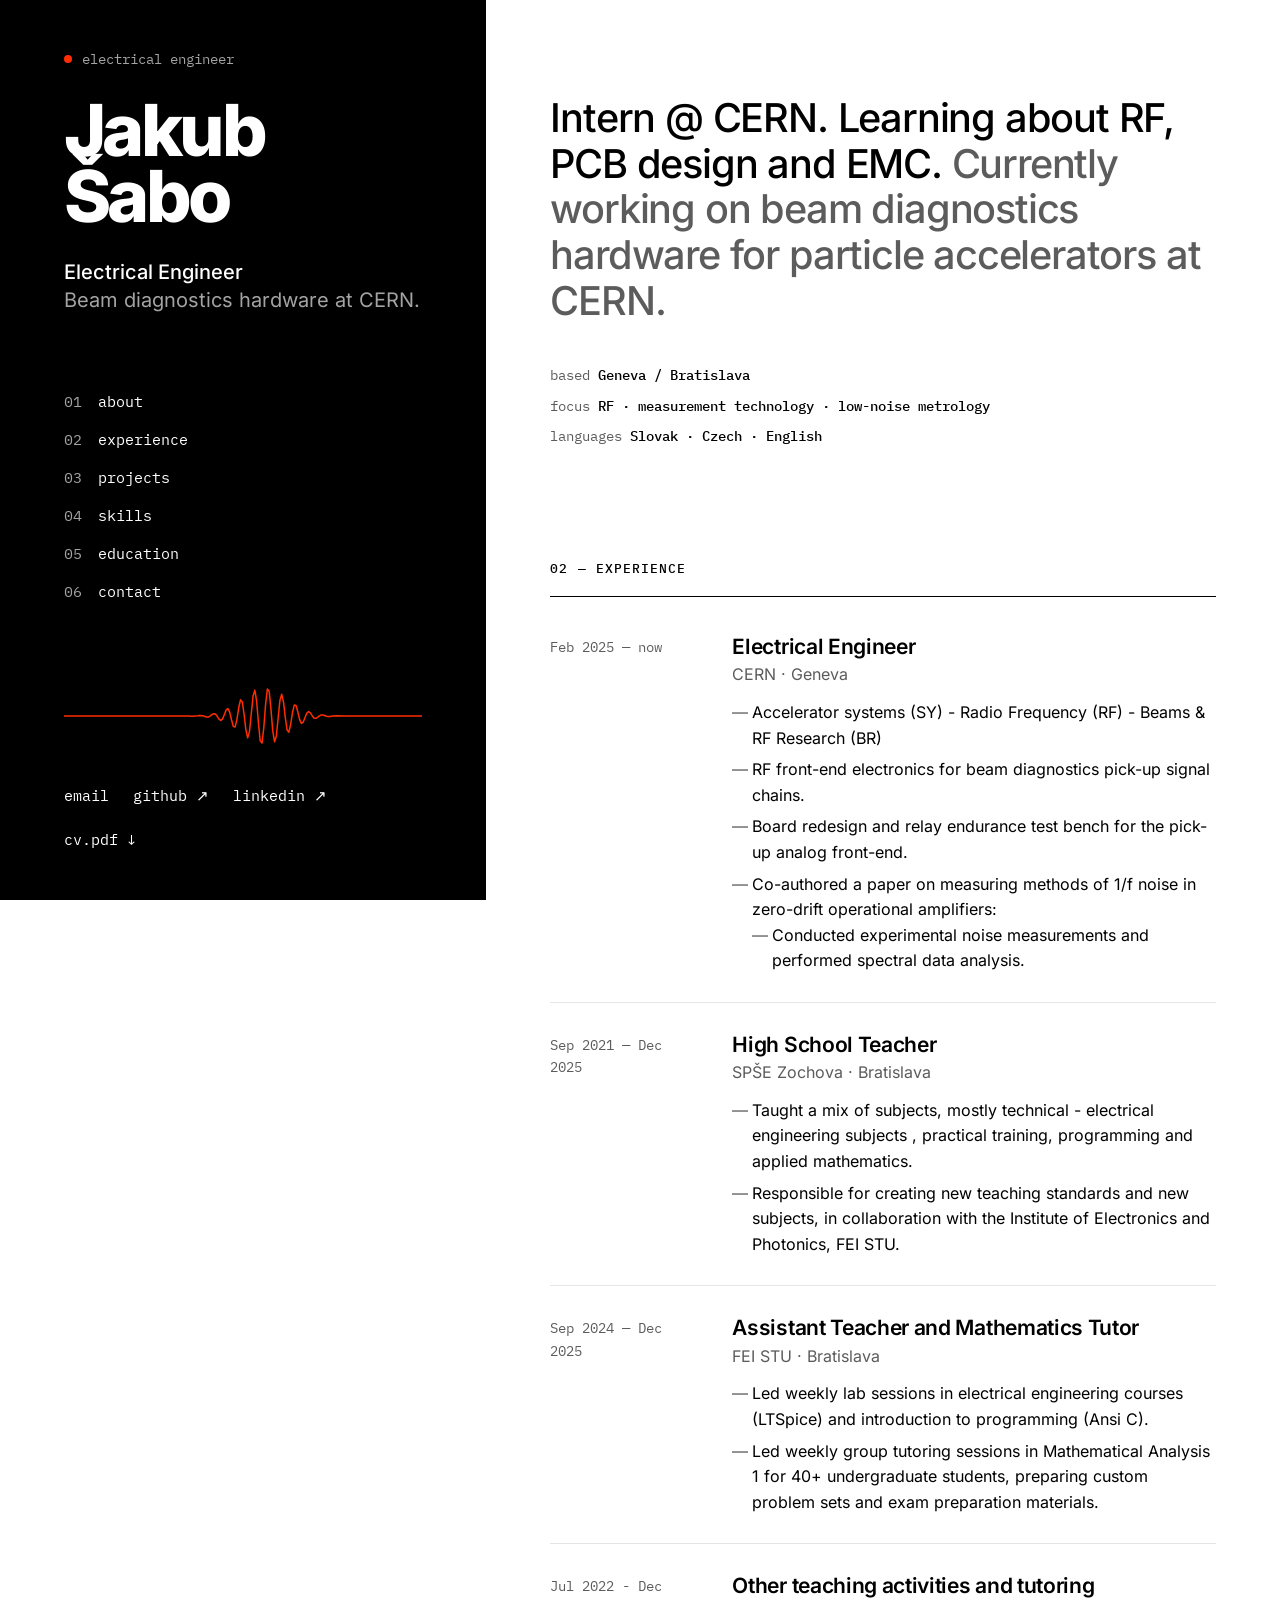
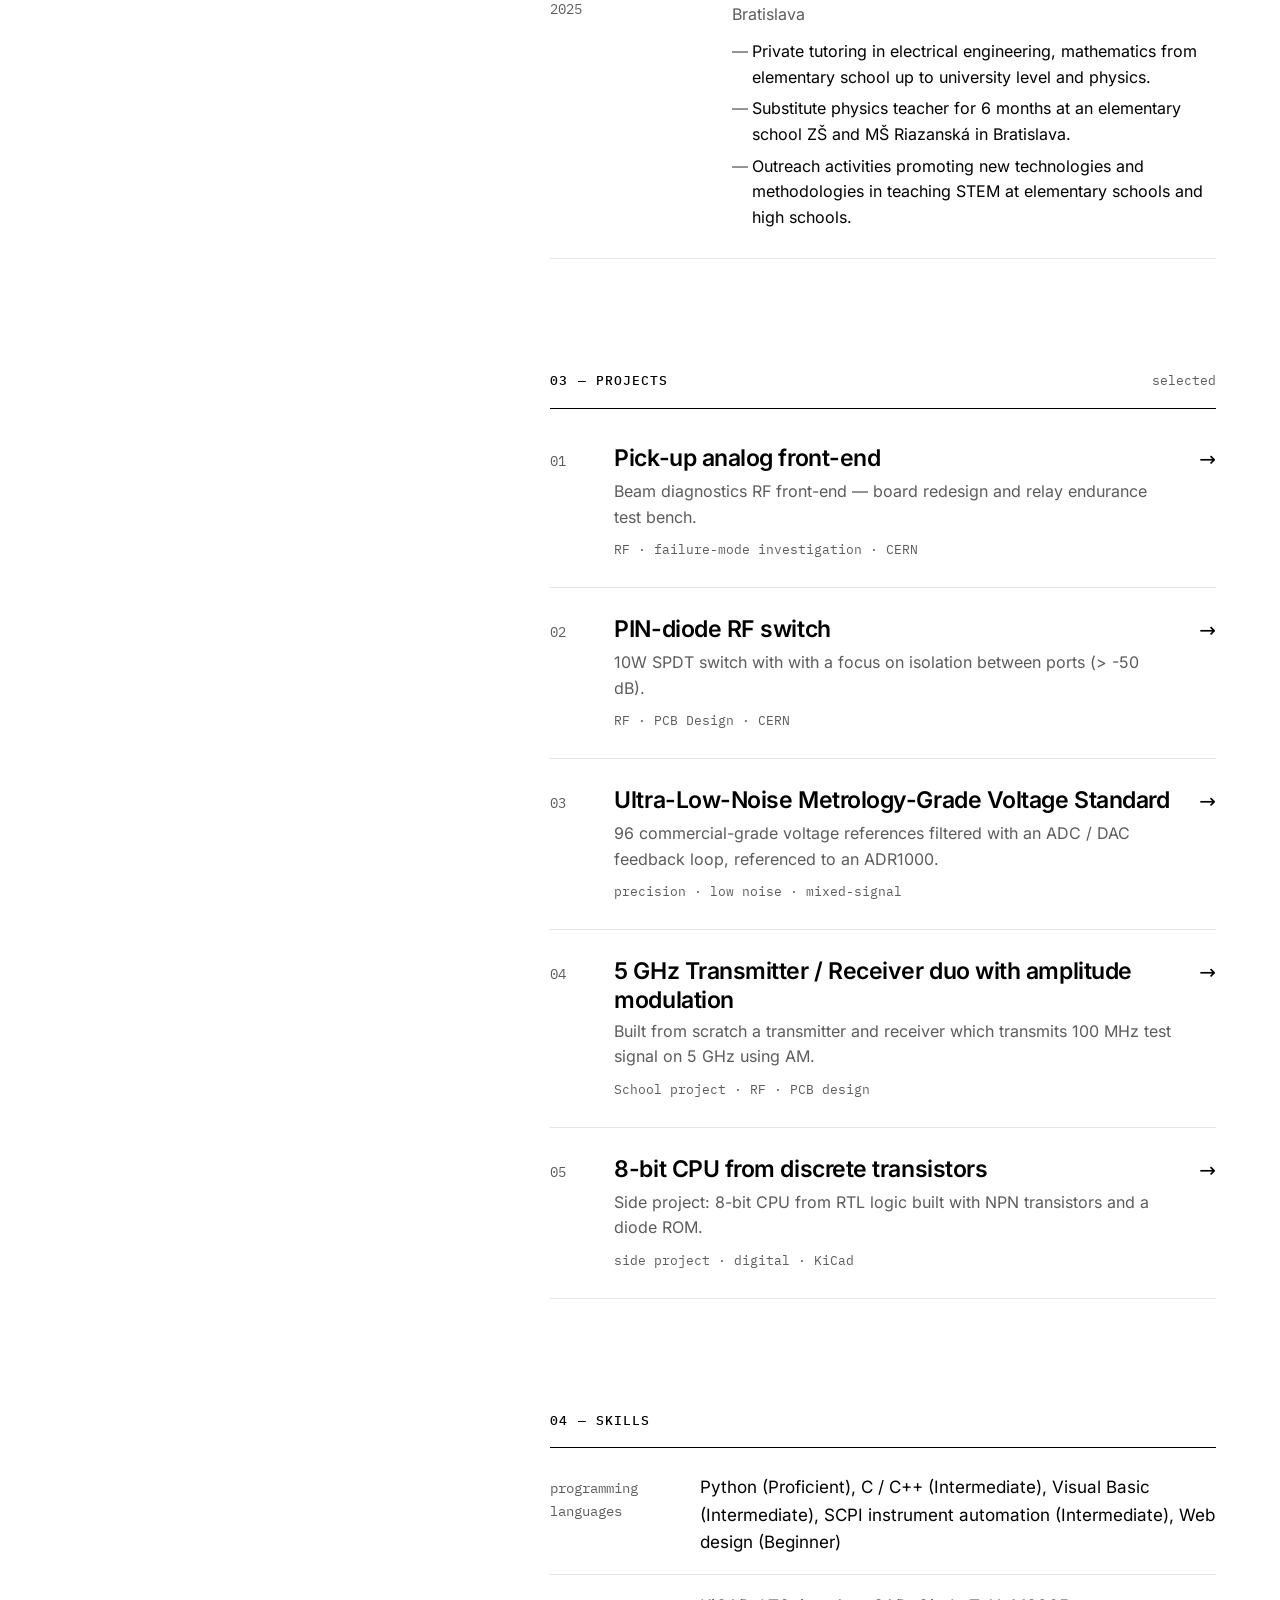
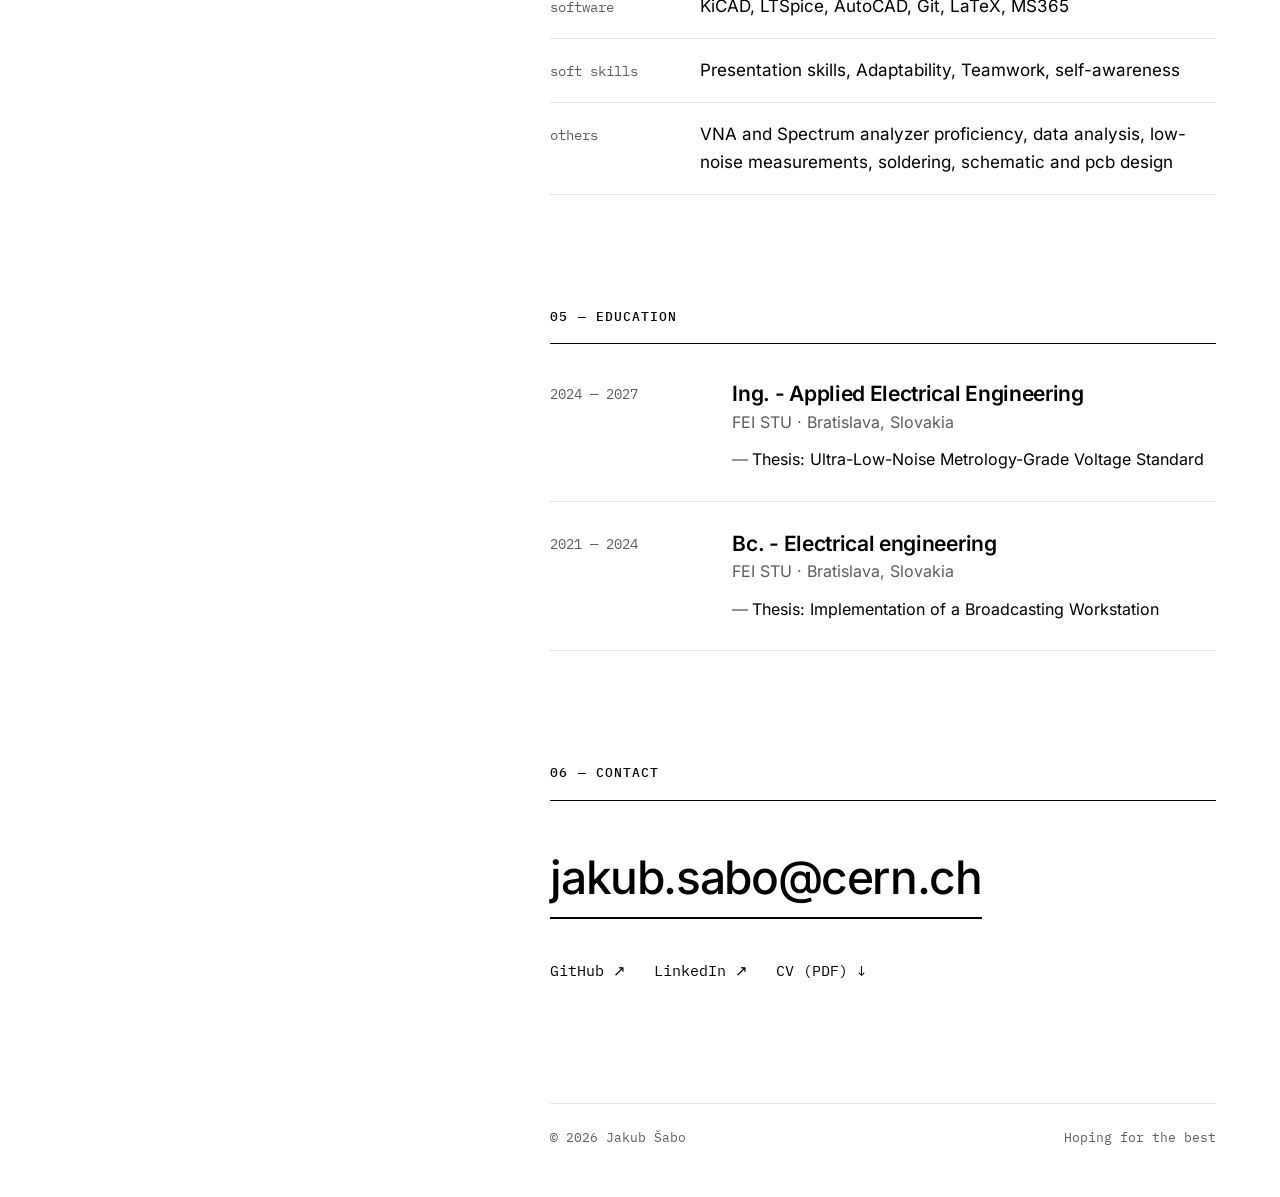
<file: index.html>
<!doctype html>
<html lang="en">
<head>
  <meta charset="utf-8">
  <meta name="viewport" content="width=device-width, initial-scale=1">
  <title>Jakub Šabo — (Potential) Electrical Engineer</title>
  <meta name="description" content="Electrical engineer designing, protecting and measuring RF signal chains. Beam diagnostics hardware at CERN.">
  <meta name="theme-color" content="#000000">
  <meta property="og:type" content="website">
  <meta property="og:title" content="Jakub Šabo — (Potential) Electrical Engineer">
  <meta property="og:description" content="Electrical engineer designing, protecting and measuring RF signal chains.">
  <link rel="icon" href="assets/img/favicon.svg" type="image/svg+xml">
  <link rel="preload" href="assets/fonts/inter-latin-wght-normal.woff2" as="font" type="font/woff2" crossorigin>
  <link rel="stylesheet" href="assets/css/style.css">
</head>
<body>
<a class="skip-link" href="#main">Skip to content</a>

<div class="layout">

  <!-- ===== Left panel (sticky on desktop, header on mobile) ===== -->
  <header class="panel">
    <div>
      <p class="panel__kicker"><span class="dot" aria-hidden="true"></span>electrical engineer</p>
      <h1 class="panel__name">Jakub Šabo</h1>
      <p class="panel__role">Electrical Engineer<br><span>Beam diagnostics hardware at CERN.</span></p>
    </div>

    <nav class="panel__nav" aria-label="Sections">
      <a href="#about"><span>01</span>about</a>
      <a href="#experience"><span>02</span>experience</a>
      <a href="#projects"><span>03</span>projects</a>
      <a href="#skills"><span>04</span>skills</a>
      <a href="#education"><span>05</span>education</a>
      <a href="#contact"><span>06</span>contact</a>
    </nav>

    <div>
      <svg class="pulse" viewBox="0 0 1000 120" preserveAspectRatio="none" aria-hidden="true" focusable="false">
        <path pathLength="1" d="M0 60 L335 60 L347.5 59.9 L357.5 60.3 L367.5 60.2 L377.5 59.3 L387.5 59.7 L397.5 61.8 L402.5 61.8 L407.5 60.2 L412.5 57.8 L417.5 56.1 L422.5 56.8 L427.5 60.5 L432.5 65.1 L437.5 67.4 L442.5 64.8 L447.5 57.5 L452.5 49.9 L457.5 47.6 L462.5 54 L467.5 66.7 L472.5 77.6 L477.5 78.2 L482.5 65.6 L487.5 46.3 L492.5 33 L497.5 36.6 L502.5 57.4 L507.5 83.1 L512.5 96.3 L517.5 86 L522.5 56.7 L527.5 26.8 L532.5 16.9 L537.5 35.3 L542.5 71.3 L547.5 101.4 L552.5 105.1 L557.5 79.3 L562.5 40.7 L567.5 14.9 L572.5 18.6 L577.5 48.7 L582.5 84.7 L587.5 103.1 L592.5 93.2 L597.5 63.3 L602.5 34 L607.5 23.7 L612.5 36.9 L617.5 62.6 L622.5 83.4 L627.5 87 L632.5 73.7 L637.5 54.4 L642.5 41.8 L647.5 42.4 L652.5 53.3 L657.5 66 L662.5 72.4 L667.5 70.1 L672.5 62.5 L677.5 55.2 L682.5 52.6 L687.5 54.9 L692.5 59.5 L697.5 63.2 L702.5 63.9 L707.5 62.2 L712.5 59.8 L717.5 58.2 L722.5 58.2 L727.5 59.2 L732.5 60.3 L737.5 60.9 L742.5 60.7 L750 60 L760 59.7 L780 60.1 L1000 60"/>
      </svg>
      <div class="panel__links" style="margin-top: 24px">
        <a href="mailto:jakub.sabo@cern.ch" data-print="jakub.sabo@cern.ch">email</a>
        <a href="https://github.com/salamista" data-print="github.com/salamista">github ↗</a>
        <a href="https://www.linkedin.com/in/jsabo02" data-print="linkedin.com/in/jsabo02">linkedin ↗</a>
        <a href="cv.pdf" class="no-print">cv.pdf ↓</a>
      </div>
    </div>
  </header>

  <!-- ===== Content ===== -->
  <main id="main" class="content">

    <!-- 01 About -->
    <section id="about" aria-label="About">
      <p class="statement">Intern @ CERN. Learning about RF, PCB design and EMC. <span class="muted">Currently working on beam diagnostics hardware for particle accelerators at CERN.</span></p>
      <p class="facts">
        <span>based <b>Geneva / Bratislava</b></span>
        <span>focus <b>RF · measurement technology · low-noise metrology</b></span>
        <span>languages <b>Slovak · Czech · English</b></span>
      </p>
    </section>

    <!-- 02 Experience — newest first. Copy an <article class="entry"> to add one. -->
    <section id="experience" aria-labelledby="experience-h">
        <h2 class="label" id="experience-h">02 — Experience</h2>

        <article class="entry">
            <p class="entry__when">Feb 2025 — now</p>
            <div>
                <h3 class="entry__title">Electrical Engineer</h3>
                <p class="entry__org">CERN · Geneva</p>
                <ul class="entry__body">
                    <li>Accelerator systems (SY) - Radio Frequency (RF) - Beams &amp; RF Research (BR)</li>
                    <li>RF front-end electronics for beam diagnostics pick-up signal chains.</li>
                    <li>Board redesign and relay endurance test bench for the pick-up analog front-end.</li>
                    <li>
                        Co-authored a paper on <a href="https://doi.org/10.2478/msr-2026-0017" target="_blank" rel="noopener noreferrer">measuring methods of 1/f noise in zero-drift operational amplifiers</a>:
                        <ul>
                            <li>Conducted experimental noise measurements and performed spectral data analysis.</li>
                        </ul>
                    </li>
                </ul>
            </div>
        </article>

        <article class="entry">
            <p class="entry__when">Sep 2021 — Dec 2025</p>
            <div>
                <h3 class="entry__title">High School Teacher</h3>
                <p class="entry__org">SPŠE Zochova · Bratislava</p>
                <ul class="entry__body">
                    <li>Taught a mix of subjects, mostly technical - electrical engineering subjects , practical training, programming and applied mathematics. </li>
                    <li>Responsible for creating new teaching standards and new subjects, in collaboration with the Institute of Electronics and Photonics, FEI STU. </li>
                </ul>
            </div>
        </article>

        <article class="entry">
            <p class="entry__when">Sep 2024 — Dec 2025</p>
            <div>
                <h3 class="entry__title">Assistant Teacher and Mathematics Tutor</h3>
                <p class="entry__org">FEI STU · Bratislava</p>
                <ul class="entry__body">
                    <li>Led weekly lab sessions in electrical engineering courses (LTSpice) and introduction to programming (Ansi C).</li>
                    <li>Led weekly group tutoring sessions in Mathematical Analysis 1 for 40+ undergraduate students, preparing custom problem sets and exam preparation materials.</li>
                </ul>
            </div>
        </article>

        <article class="entry">
            <p class="entry__when">Jul 2022 - Dec 2025</p>
            <div>
                <h3 class="entry__title">Other teaching activities and tutoring</h3>
                <p class="entry__org">Bratislava</p>
                <ul class="entry__body">
                    <li>Private tutoring in electrical engineering, mathematics from elementary school up to university level and physics.</li>
                    <li>Substitute physics teacher for 6 months at an elementary school ZŠ and MŠ Riazanská in Bratislava.</li>
                    <li>Outreach activities promoting new technologies and methodologies in teaching STEM at elementary schools and high schools.</li>
                </ul>
            </div>
        </article>


    </section>

    <!-- 03 Projects — each links to its own page in /projects -->
    <section id="projects" aria-labelledby="projects-h">
        <h2 class="label" id="projects-h">03 — Projects <small>selected</small></h2>

        <a class="project" href="projects/puafe-front-end.html">
            <span class="project__num">01</span>
            <span class="project__title">Pick-up analog front-end</span>
            <span class="project__arrow" aria-hidden="true">→</span>
            <span class="project__desc">Beam diagnostics RF front-end — board redesign and relay endurance test bench.</span>
            <span class="project__tags">RF · failure-mode investigation · CERN</span>
        </a>
        <a class="project" href="projects/pin-diode-switch.html">
            <span class="project__num">02</span>
            <span class="project__title">PIN-diode RF switch</span>
            <span class="project__arrow" aria-hidden="true">→</span>
            <span class="project__desc">10W SPDT switch with with a focus on isolation between ports (> -50 dB).</span>
            <span class="project__tags">RF · PCB Design · CERN</span>
        </a>
        <a class="project" href="projects/low-noise-reference.html">
            <span class="project__num">03</span>
            <span class="project__title">Ultra-Low-Noise Metrology-Grade Voltage Standard</span>
            <span class="project__arrow" aria-hidden="true">→</span>
            <span class="project__desc">96 commercial-grade voltage references filtered with an ADC / DAC feedback loop, referenced to an ADR1000.</span>
            <span class="project__tags">precision · low noise · mixed-signal</span>
        </a>
        <a class="project" href="projects/transmitter-receiver.html">
            <span class="project__num">04</span>
            <span class="project__title">5 GHz Transmitter / Receiver duo with amplitude modulation</span>
            <span class="project__arrow" aria-hidden="true">→</span>
            <span class="project__desc">Built from scratch a transmitter and receiver which transmits 100 MHz test signal on 5 GHz using AM.</span>
            <span class="project__tags">School project · RF · PCB design</span>
        </a>
        <a class="project" href="projects/tr8-cpu.html">
            <span class="project__num">05</span>
            <span class="project__title">8-bit CPU from discrete transistors</span>
            <span class="project__arrow" aria-hidden="true">→</span>
            <span class="project__desc">Side project: 8-bit CPU from RTL logic built with NPN transistors and a diode ROM.</span>
            <span class="project__tags">side project · digital · KiCad</span>
        </a>
    </section>

    <!-- 04 Skills -->
    <section id="skills" aria-labelledby="skills-h">
      <h2 class="label" id="skills-h">04 — Skills</h2>
      <dl class="skills">
        <dt>programming languages</dt>
        <dd>Python (Proficient), C / C++ (Intermediate), Visual Basic (Intermediate), SCPI instrument automation (Intermediate), Web design (Beginner)</dd>
        <dt>software</dt>
        <dd>KiCAD, LTSpice, AutoCAD, Git, LaTeX, MS365 </dd>
        <dt>soft skills</dt>
        <dd>Presentation skills, Adaptability, Teamwork, self-awareness</dd>
        <dt>others</dt>
        <dd>VNA and Spectrum analyzer proficiency, data analysis, low-noise measurements, soldering, schematic and pcb design</dd>

      </dl>
    </section>

    <!-- 05 Education -->
    <section id="education" aria-labelledby="education-h">
        <h2 class="label" id="education-h">05 — Education</h2>
        <article class="entry">
            <p class="entry__when">2024 — 2027</p>
            <div>
                <h3 class="entry__title">Ing. - Applied Electrical Engineering</h3>
                <p class="entry__org">FEI STU · Bratislava, Slovakia</p>
                <ul class="entry__body">
                    <li>Thesis: Ultra-Low-Noise Metrology-Grade Voltage Standard</li>
                </ul>
            </div>
        </article>

        <article class="entry">
            <p class="entry__when">2021 — 2024</p>
            <div>
                <h3 class="entry__title">Bc. - Electrical engineering</h3>
                <p class="entry__org">FEI STU · Bratislava, Slovakia</p>
                <ul class="entry__body">
                    <li>Thesis: Implementation of a Broadcasting Workstation</li>
                </ul>
            </div>
        </article>
    </section>

    <!-- 06 Contact -->
    <section id="contact" aria-labelledby="contact-h">
      <h2 class="label" id="contact-h">06 — Contact</h2>
      <a class="contact__mail" href="mailto:jakub.sabo@cern.ch">jakub.sabo@cern.ch</a>
      <p class="contact__links">
        <a href="https://github.com/Salamista">GitHub ↗</a>
        <a href="https://www.linkedin.com/in/jsabo02">LinkedIn ↗</a>
        <a href="cv.pdf" class="no-print">CV (PDF) ↓</a>
      </p>
    </section>

    <footer class="footer">
      <span>© 2026 Jakub Šabo</span>
      <span class="no-print">Hoping for the best</span>
    </footer>
  </main>
</div>
</body>
</html>
</file>
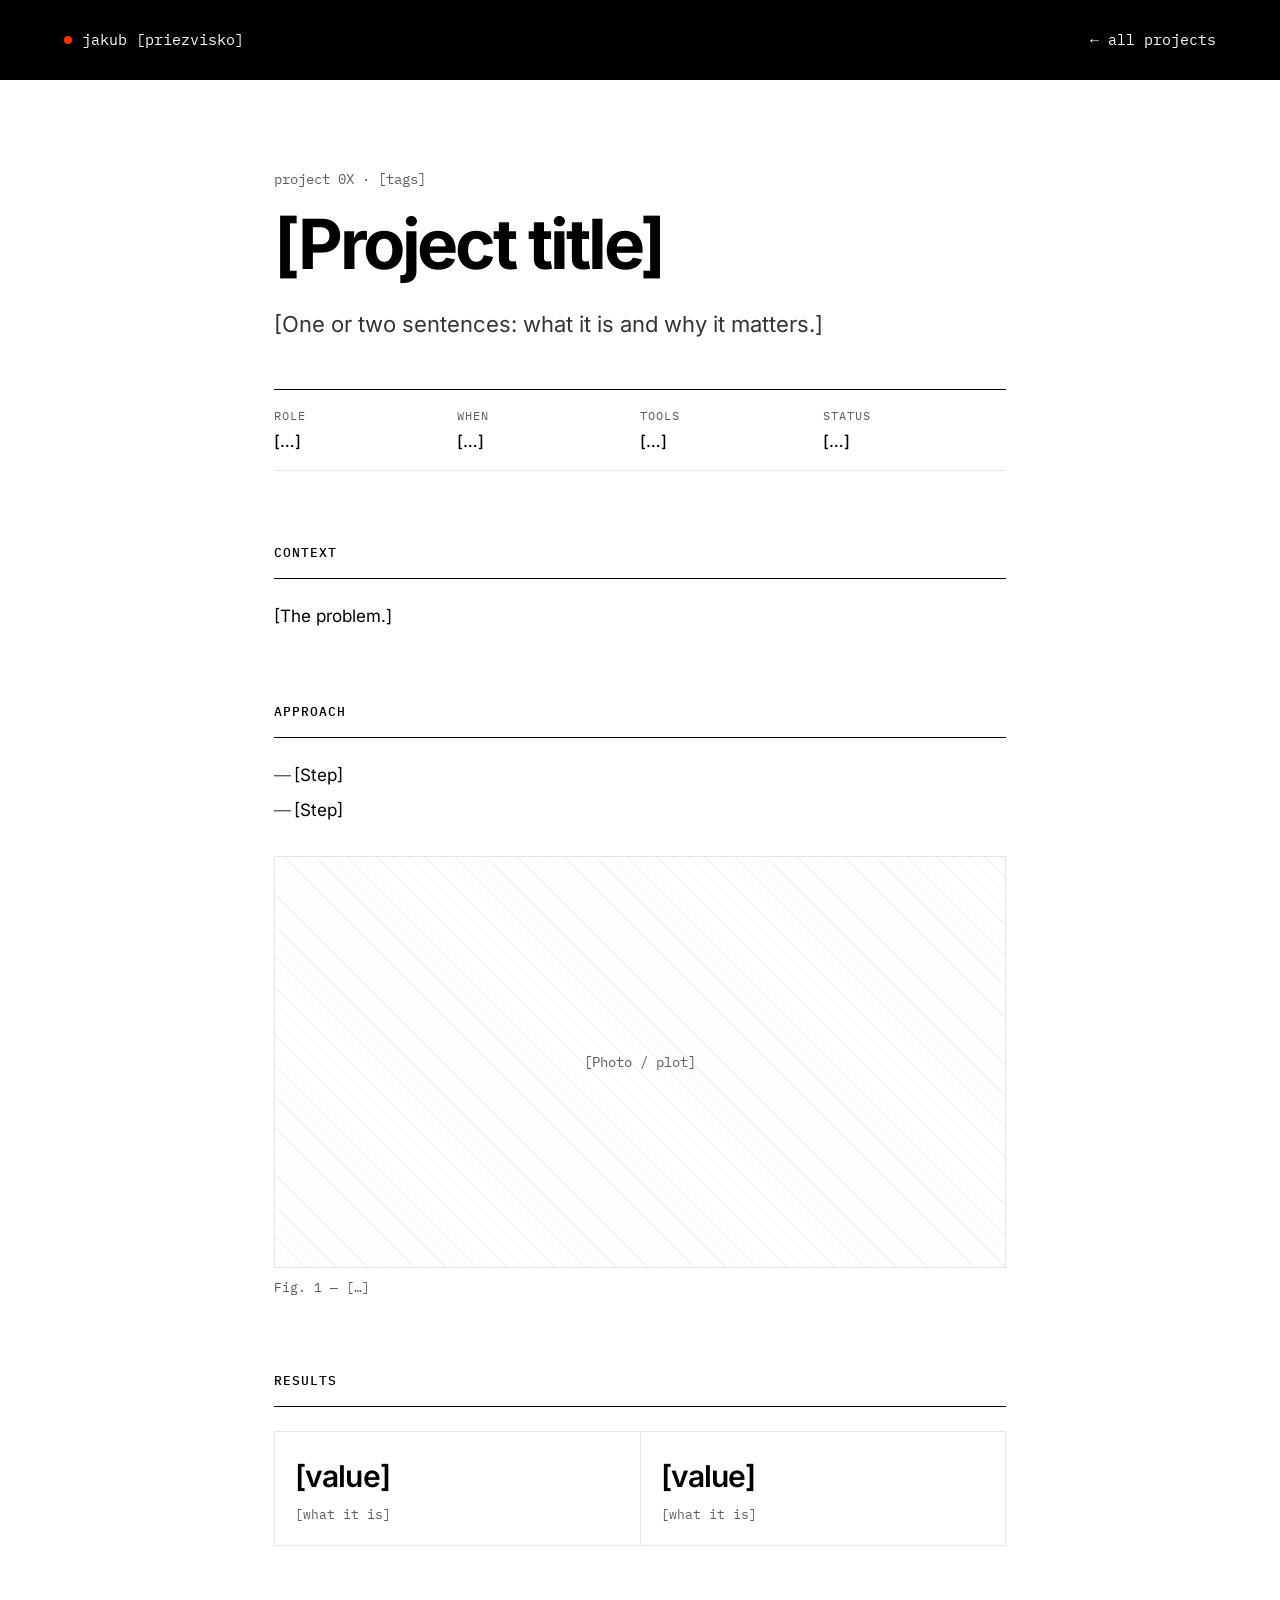
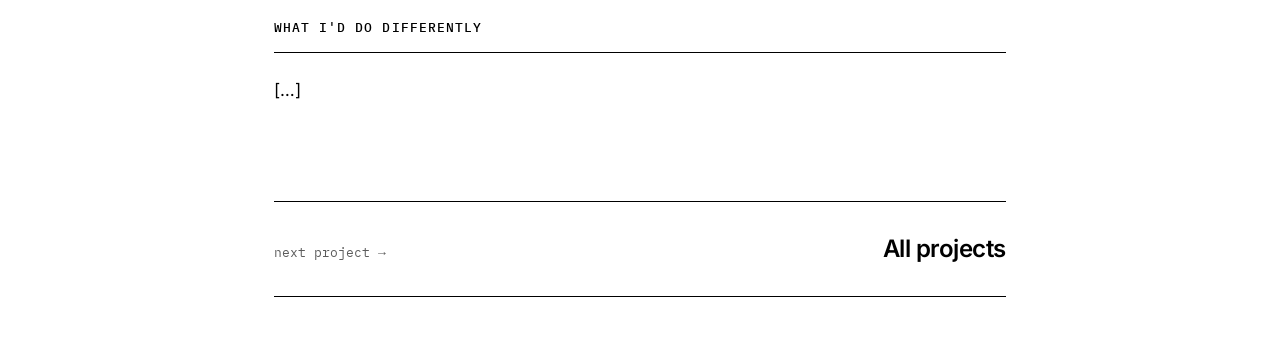
<file: projects/_template.html>
<!doctype html>
<html lang="en">
<head>
  <meta charset="utf-8">
  <meta name="viewport" content="width=device-width, initial-scale=1">
  <title>[Project title] — Jakub [Priezvisko]</title>
  <meta name="description" content="[One-sentence summary for search engines and link previews.]">
  <meta name="theme-color" content="#000000">
  <link rel="icon" href="../assets/img/favicon.svg" type="image/svg+xml">
  <link rel="stylesheet" href="../assets/css/style.css">
</head>
<body>
<a class="skip-link" href="#main">Skip to content</a>
<header class="topbar">
  <a class="topbar__home" href="../index.html"><span class="dot" aria-hidden="true"></span>jakub [priezvisko]</a>
  <a href="../index.html#projects">← all projects</a>
</header>

<main id="main" class="article">
  <!-- HOW TO ADD A PROJECT: copy this file, rename it (e.g. my-project.html),
       fill it in, then add a matching <a class="project"> row in ../index.html. -->
  <p class="article__kicker">project 0X · [tags]</p>
  <h1>[Project title]</h1>
  <p class="article__lead">[One or two sentences: what it is and why it matters.]</p>
  <dl class="meta">
    <div><dt>Role</dt><dd>[…]</dd></div>
    <div><dt>When</dt><dd>[…]</dd></div>
    <div><dt>Tools</dt><dd>[…]</dd></div>
    <div><dt>Status</dt><dd>[…]</dd></div>
  </dl>

  <section>
    <h2>Context</h2>
    <p>[The problem.]</p>
  </section>

  <section>
    <h2>Approach</h2>
    <ul class="bullets">
      <li>[Step]</li>
      <li>[Step]</li>
    </ul>
    <figure class="figure">
      <!-- Replace with: <img src="../assets/img/....webp" alt="..." width="1600" height="900" loading="lazy"> -->
      <div class="placeholder">[Photo / plot]</div>
      <figcaption>Fig. 1 — […]</figcaption>
    </figure>
  </section>

  <section>
    <h2>Results</h2>
    <div class="results">
      <div><b>[value]</b><span>[what it is]</span></div>
      <div><b>[value]</b><span>[what it is]</span></div>
    </div>
  </section>

  <section>
    <h2>What I'd do differently</h2>
    <p>[…]</p>
  </section>

  <a class="next" href="../index.html#projects">
    <span>next project →</span>
    <b>All projects</b>
  </a>
</main>
</body>
</html>
</file>
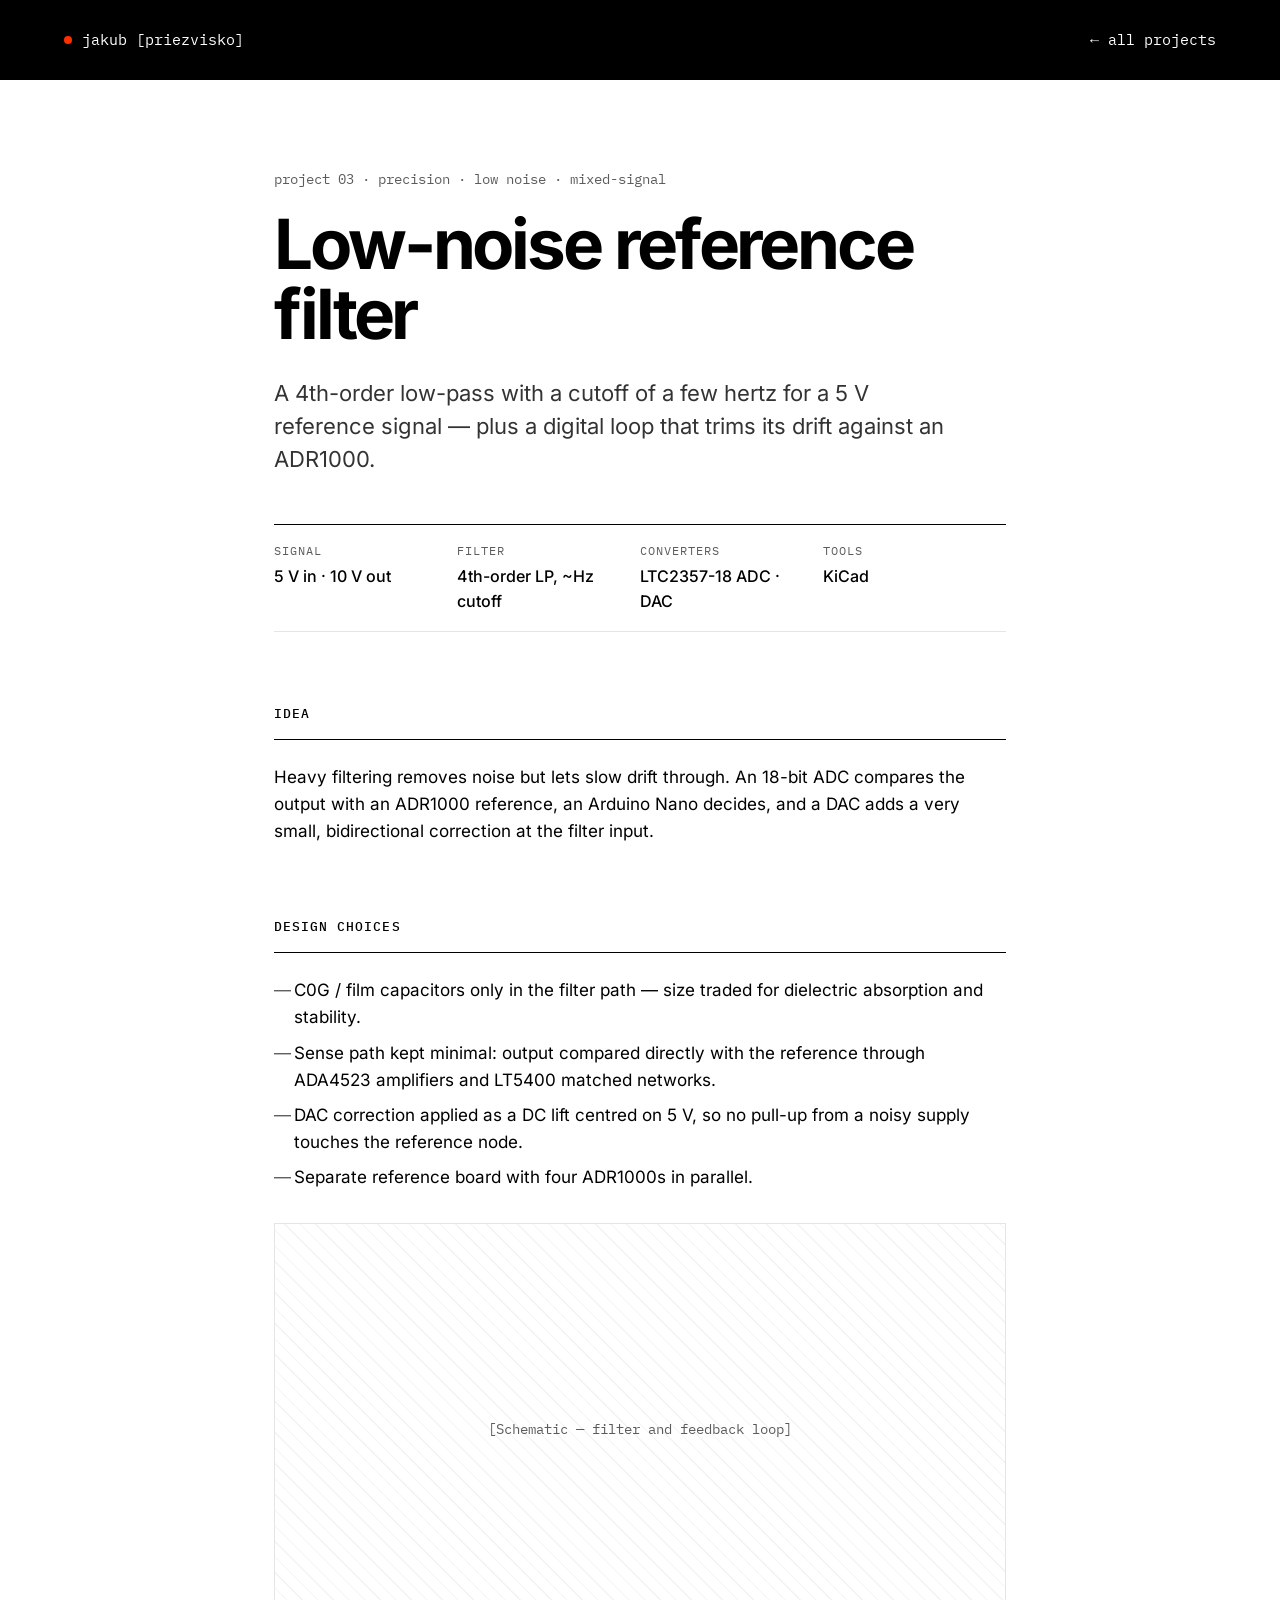
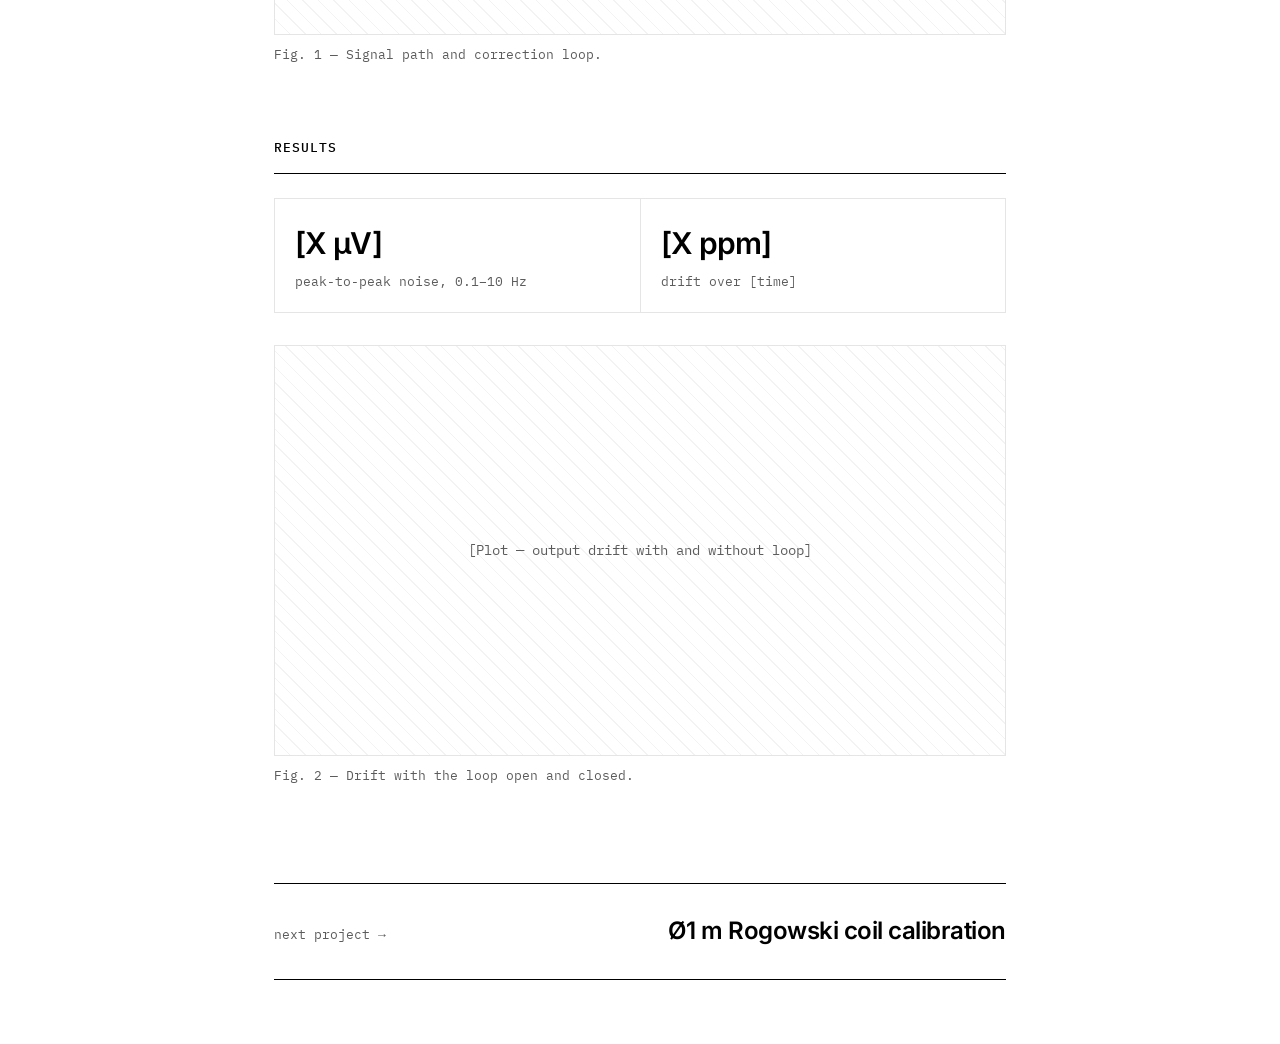
<file: projects/low-noise-reference.html>
<!doctype html>
<html lang="en">
<head>
  <meta charset="utf-8">
  <meta name="viewport" content="width=device-width, initial-scale=1">
  <title>Low-noise reference filter — Jakub [Priezvisko]</title>
  <meta name="description" content="Hertz-range 4th-order low-pass for a 5 V reference, with an ADC/DAC loop trimming drift against an ADR1000.">
  <meta name="theme-color" content="#000000">
  <link rel="icon" href="../assets/img/favicon.svg" type="image/svg+xml">
  <link rel="stylesheet" href="../assets/css/style.css">
</head>
<body>
<a class="skip-link" href="#main">Skip to content</a>
<header class="topbar">
  <a class="topbar__home" href="../index.html"><span class="dot" aria-hidden="true"></span>jakub [priezvisko]</a>
  <a href="../index.html#projects">← all projects</a>
</header>

<main id="main" class="article">
  <p class="article__kicker">project 03 · precision · low noise · mixed-signal</p>
  <h1>Low-noise reference filter</h1>
  <p class="article__lead">A 4th-order low-pass with a cutoff of a few hertz for a 5 V reference signal — plus a digital loop that trims its drift against an ADR1000.</p>
  <dl class="meta">
    <div><dt>Signal</dt><dd>5 V in · 10 V out</dd></div>
    <div><dt>Filter</dt><dd>4th-order LP, ~Hz cutoff</dd></div>
    <div><dt>Converters</dt><dd>LTC2357-18 ADC · DAC</dd></div>
    <div><dt>Tools</dt><dd>KiCad</dd></div>
  </dl>

  <section>
    <h2>Idea</h2>
    <p>Heavy filtering removes noise but lets slow drift through. An 18-bit ADC compares the output with an ADR1000 reference, an Arduino Nano decides, and a DAC adds a very small, bidirectional correction at the filter input.</p>
  </section>

  <section>
    <h2>Design choices</h2>
    <ul class="bullets">
      <li>C0G / film capacitors only in the filter path — size traded for dielectric absorption and stability.</li>
      <li>Sense path kept minimal: output compared directly with the reference through ADA4523 amplifiers and LT5400 matched networks.</li>
      <li>DAC correction applied as a DC lift centred on 5 V, so no pull-up from a noisy supply touches the reference node.</li>
      <li>Separate reference board with four ADR1000s in parallel.</li>
    </ul>
    <figure class="figure">
      <!-- Replace with: <img src="../assets/img/....webp" alt="..." width="1600" height="900" loading="lazy"> -->
      <div class="placeholder">[Schematic — filter and feedback loop]</div>
      <figcaption>Fig. 1 — Signal path and correction loop.</figcaption>
    </figure>
  </section>

  <section>
    <h2>Results</h2>
    <div class="results">
      <div><b>[X µV]</b><span>peak-to-peak noise, 0.1–10 Hz</span></div>
      <div><b>[X ppm]</b><span>drift over [time]</span></div>
    </div>
    <figure class="figure">
      <!-- Replace with: <img src="../assets/img/....webp" alt="..." width="1600" height="900" loading="lazy"> -->
      <div class="placeholder">[Plot — output drift with and without loop]</div>
      <figcaption>Fig. 2 — Drift with the loop open and closed.</figcaption>
    </figure>
  </section>

  <a class="next" href="rogowski-calibration.html">
    <span>next project →</span>
    <b>Ø1 m Rogowski coil calibration</b>
  </a>
</main>
</body>
</html>
</file>
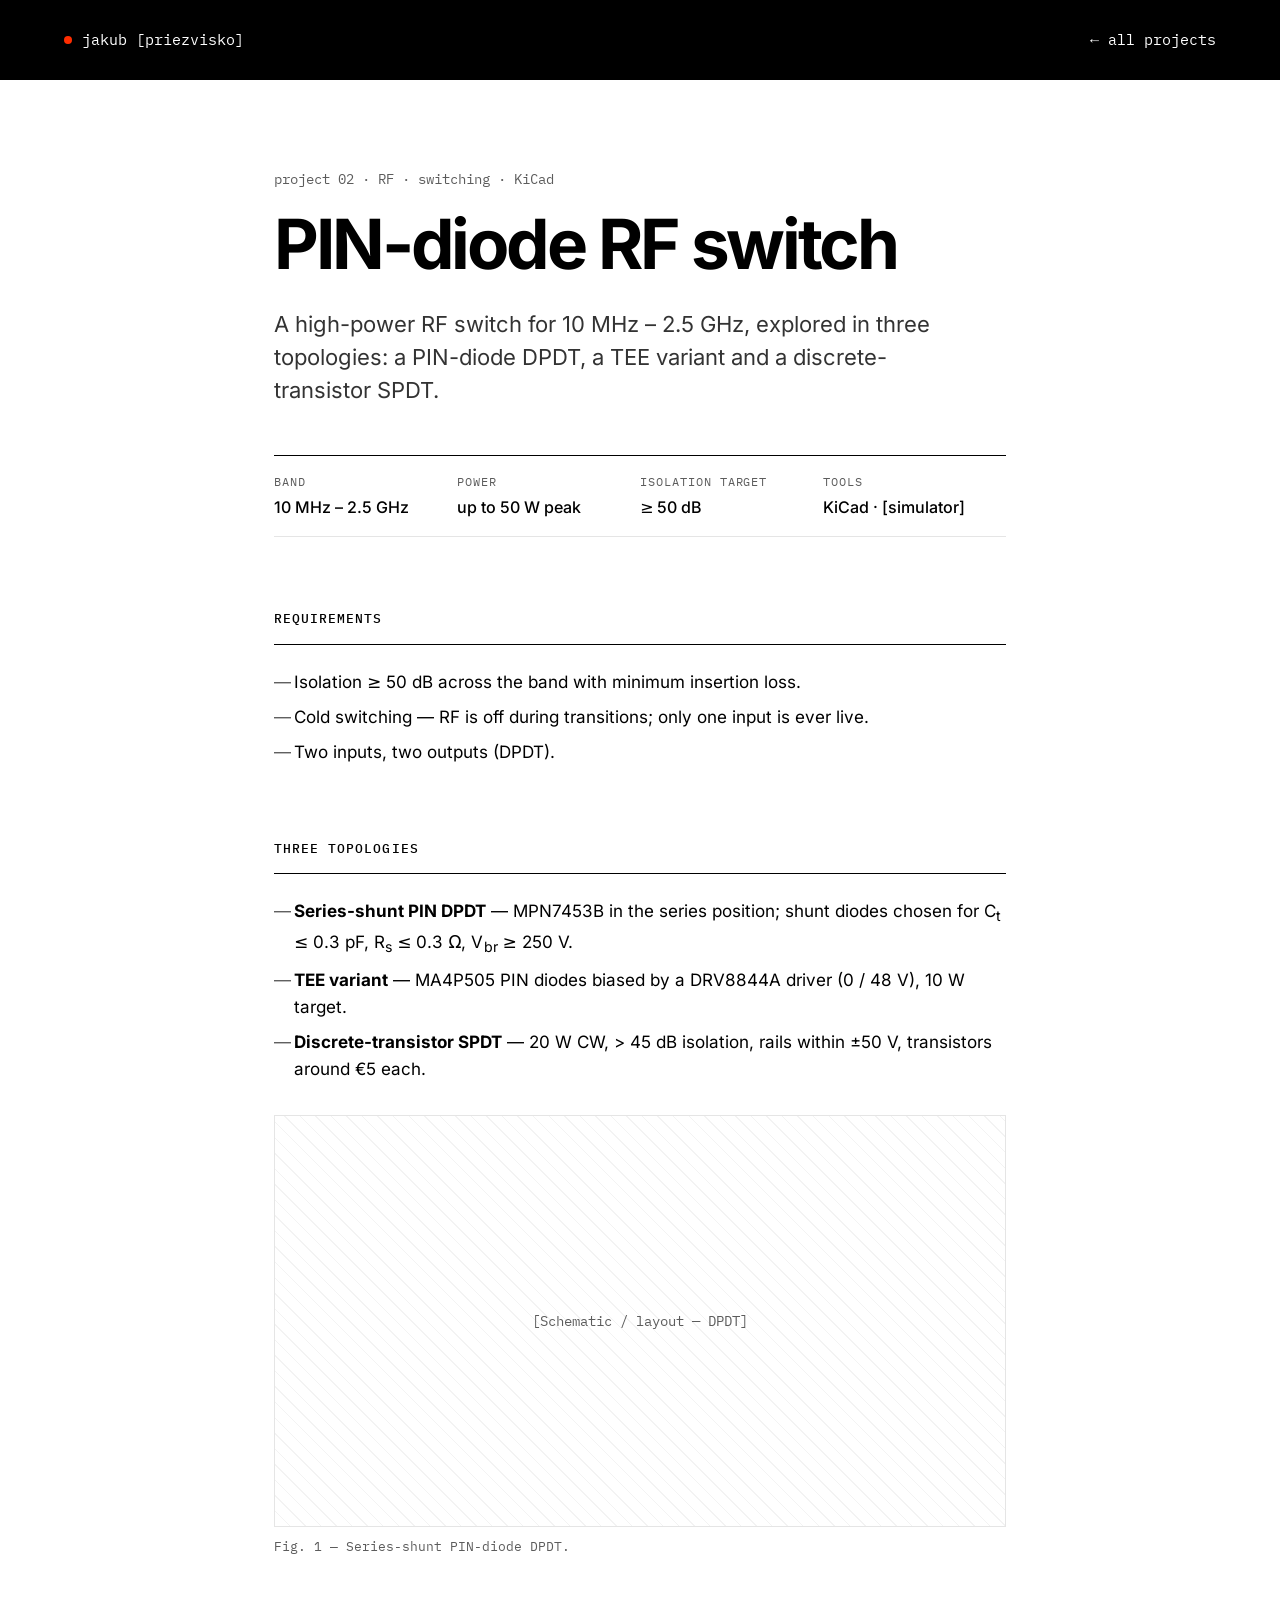
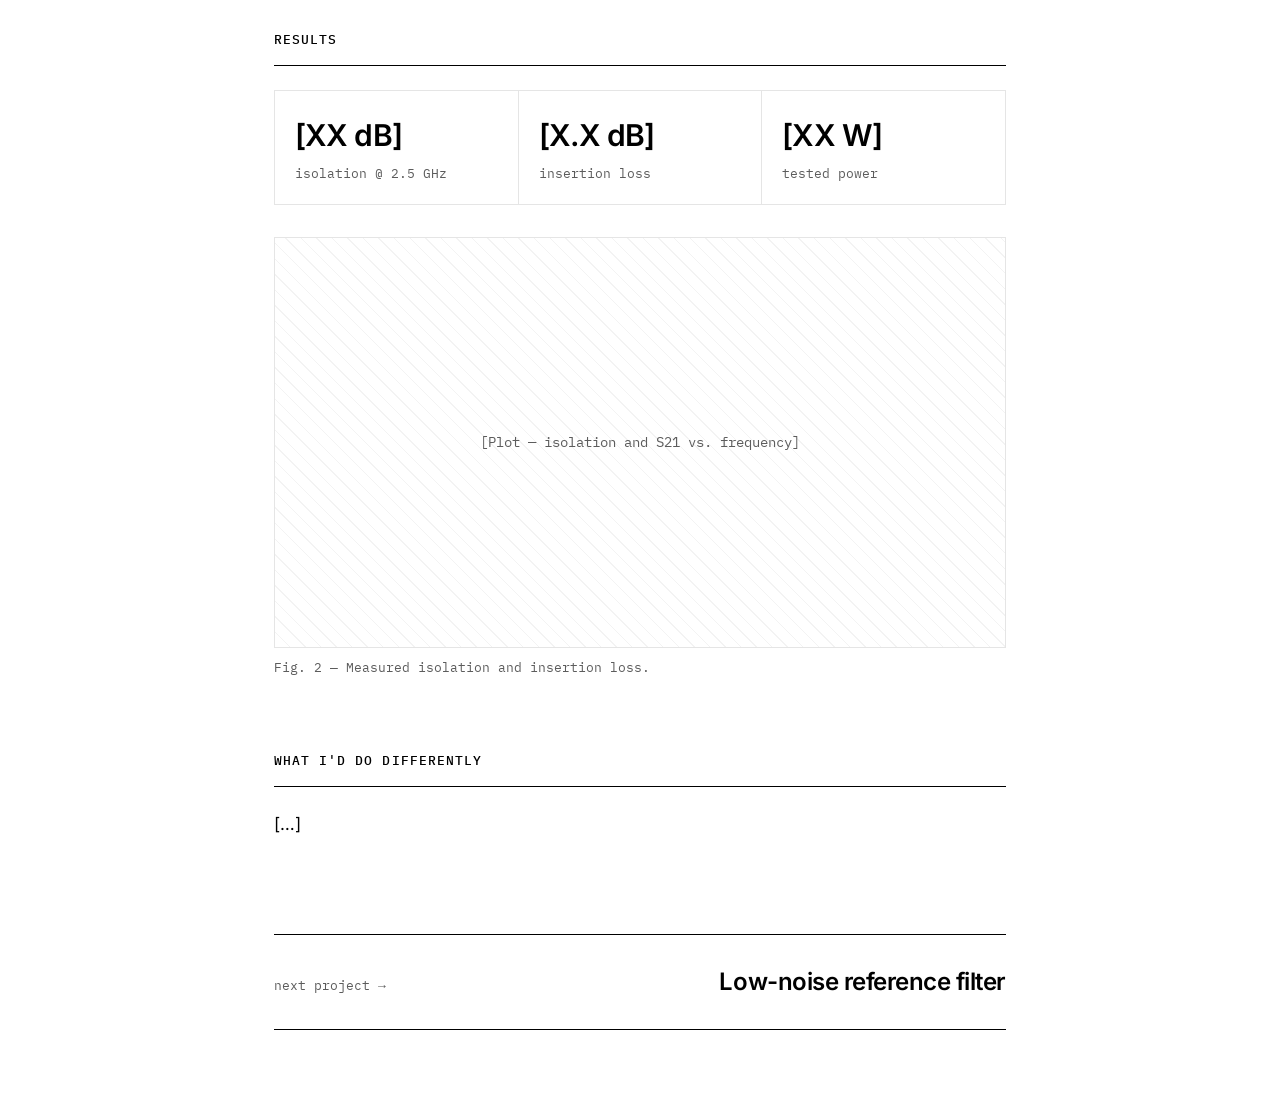
<file: projects/pin-diode-switch.html>
<!doctype html>
<html lang="en">
<head>
  <meta charset="utf-8">
  <meta name="viewport" content="width=device-width, initial-scale=1">
  <title>PIN-diode RF switch — Jakub [Priezvisko]</title>
  <meta name="description" content="High-power RF switch for 10 MHz – 2.5 GHz in PIN-diode DPDT, TEE and discrete-transistor variants.">
  <meta name="theme-color" content="#000000">
  <link rel="icon" href="../assets/img/favicon.svg" type="image/svg+xml">
  <link rel="stylesheet" href="../assets/css/style.css">
</head>
<body>
<a class="skip-link" href="#main">Skip to content</a>
<header class="topbar">
  <a class="topbar__home" href="../index.html"><span class="dot" aria-hidden="true"></span>jakub [priezvisko]</a>
  <a href="../index.html#projects">← all projects</a>
</header>

<main id="main" class="article">
  <p class="article__kicker">project 02 · RF · switching · KiCad</p>
  <h1>PIN-diode RF switch</h1>
  <p class="article__lead">A high-power RF switch for 10 MHz – 2.5 GHz, explored in three topologies: a PIN-diode DPDT, a TEE variant and a discrete-transistor SPDT.</p>
  <dl class="meta">
    <div><dt>Band</dt><dd>10 MHz – 2.5 GHz</dd></div>
    <div><dt>Power</dt><dd>up to 50 W peak</dd></div>
    <div><dt>Isolation target</dt><dd>≥ 50 dB</dd></div>
    <div><dt>Tools</dt><dd>KiCad · [simulator]</dd></div>
  </dl>

  <section>
    <h2>Requirements</h2>
    <ul class="bullets">
      <li>Isolation ≥ 50 dB across the band with minimum insertion loss.</li>
      <li>Cold switching — RF is off during transitions; only one input is ever live.</li>
      <li>Two inputs, two outputs (DPDT).</li>
    </ul>
  </section>

  <section>
    <h2>Three topologies</h2>
    <ul class="bullets">
      <li><b>Series-shunt PIN DPDT</b> — MPN7453B in the series position; shunt diodes chosen for C<sub>t</sub> ≤ 0.3 pF, R<sub>s</sub> ≤ 0.3 Ω, V<sub>br</sub> ≥ 250 V.</li>
      <li><b>TEE variant</b> — MA4P505 PIN diodes biased by a DRV8844A driver (0 / 48 V), 10 W target.</li>
      <li><b>Discrete-transistor SPDT</b> — 20 W CW, &gt; 45 dB isolation, rails within ±50 V, transistors around €5 each.</li>
    </ul>
    <figure class="figure">
      <!-- Replace with: <img src="../assets/img/....webp" alt="..." width="1600" height="900" loading="lazy"> -->
      <div class="placeholder">[Schematic / layout — DPDT]</div>
      <figcaption>Fig. 1 — Series-shunt PIN-diode DPDT.</figcaption>
    </figure>
  </section>

  <section>
    <h2>Results</h2>
    <div class="results">
      <div><b>[XX dB]</b><span>isolation @ 2.5 GHz</span></div>
      <div><b>[X.X dB]</b><span>insertion loss</span></div>
      <div><b>[XX W]</b><span>tested power</span></div>
    </div>
    <figure class="figure">
      <!-- Replace with: <img src="../assets/img/....webp" alt="..." width="1600" height="900" loading="lazy"> -->
      <div class="placeholder">[Plot — isolation and S21 vs. frequency]</div>
      <figcaption>Fig. 2 — Measured isolation and insertion loss.</figcaption>
    </figure>
  </section>

  <section>
    <h2>What I'd do differently</h2>
    <p>[…]</p>
  </section>

  <a class="next" href="low-noise-reference.html">
    <span>next project →</span>
    <b>Low-noise reference filter</b>
  </a>
</main>
</body>
</html>
</file>
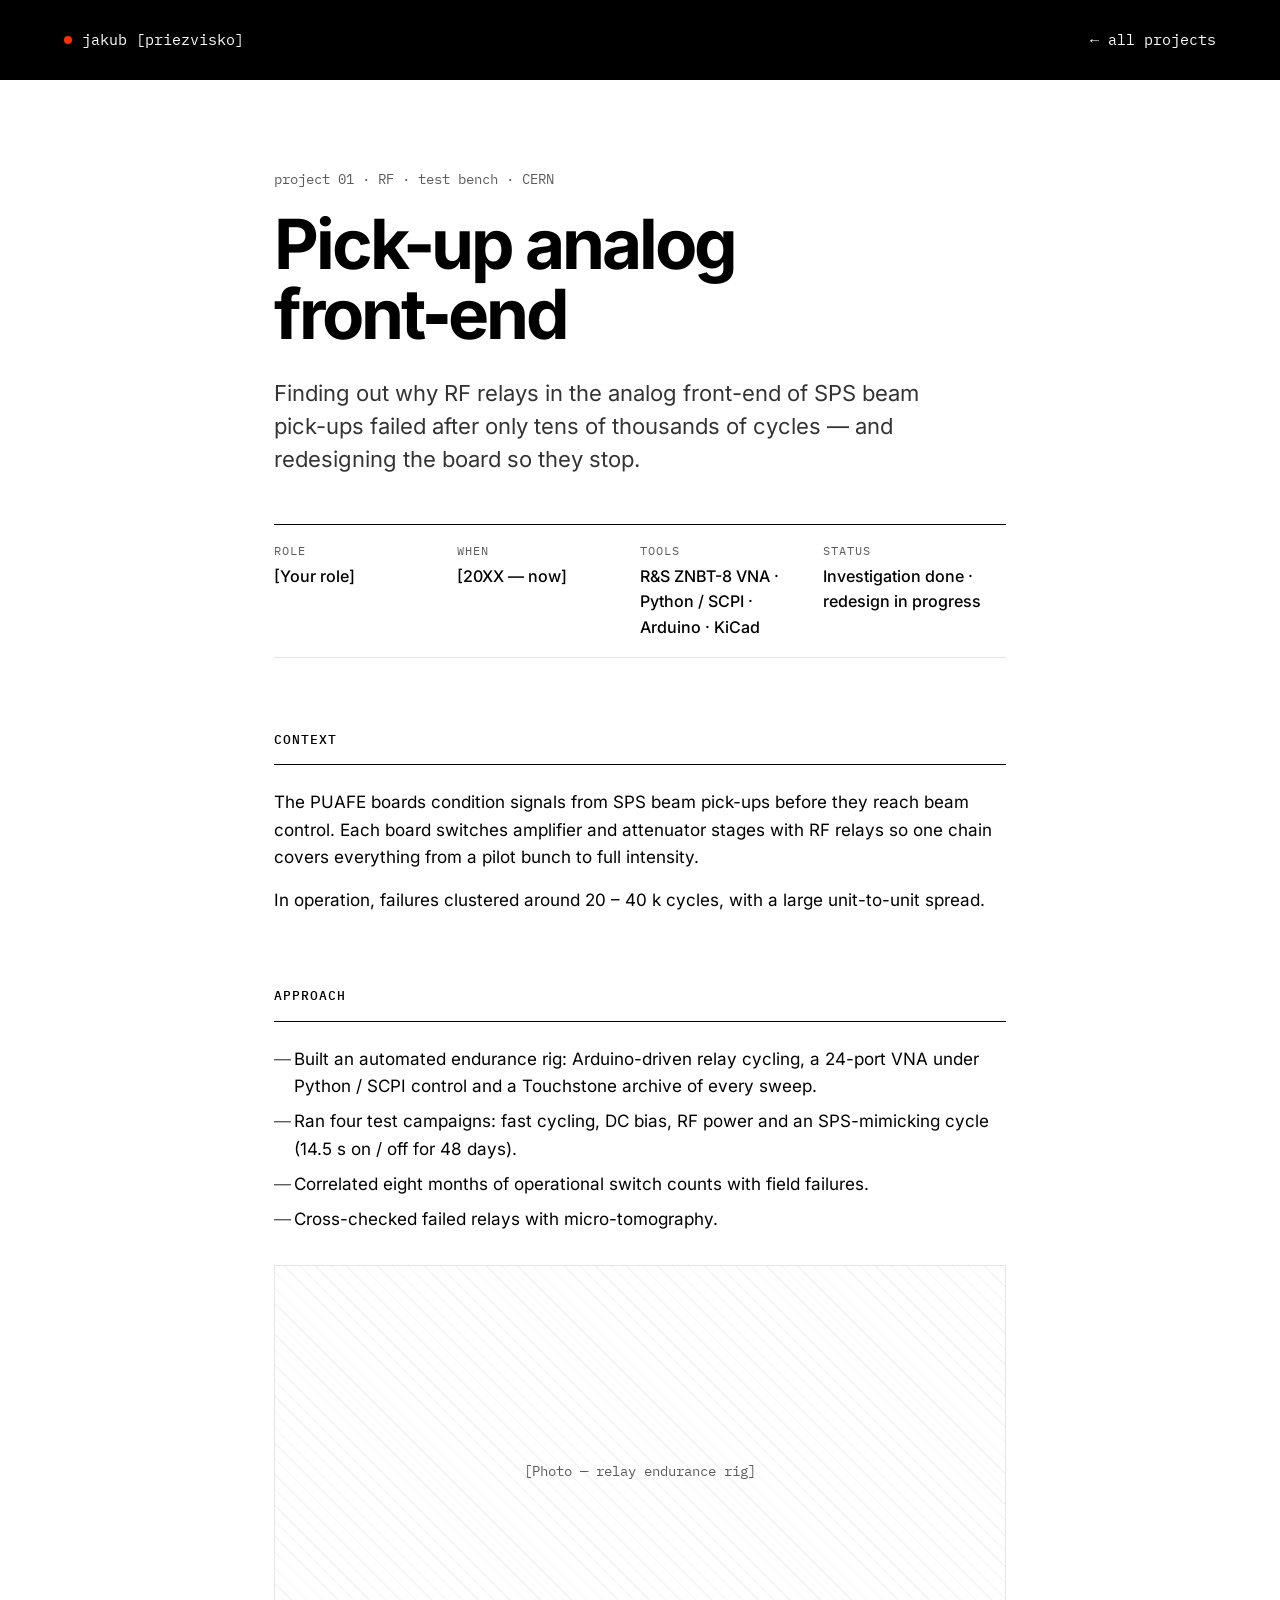
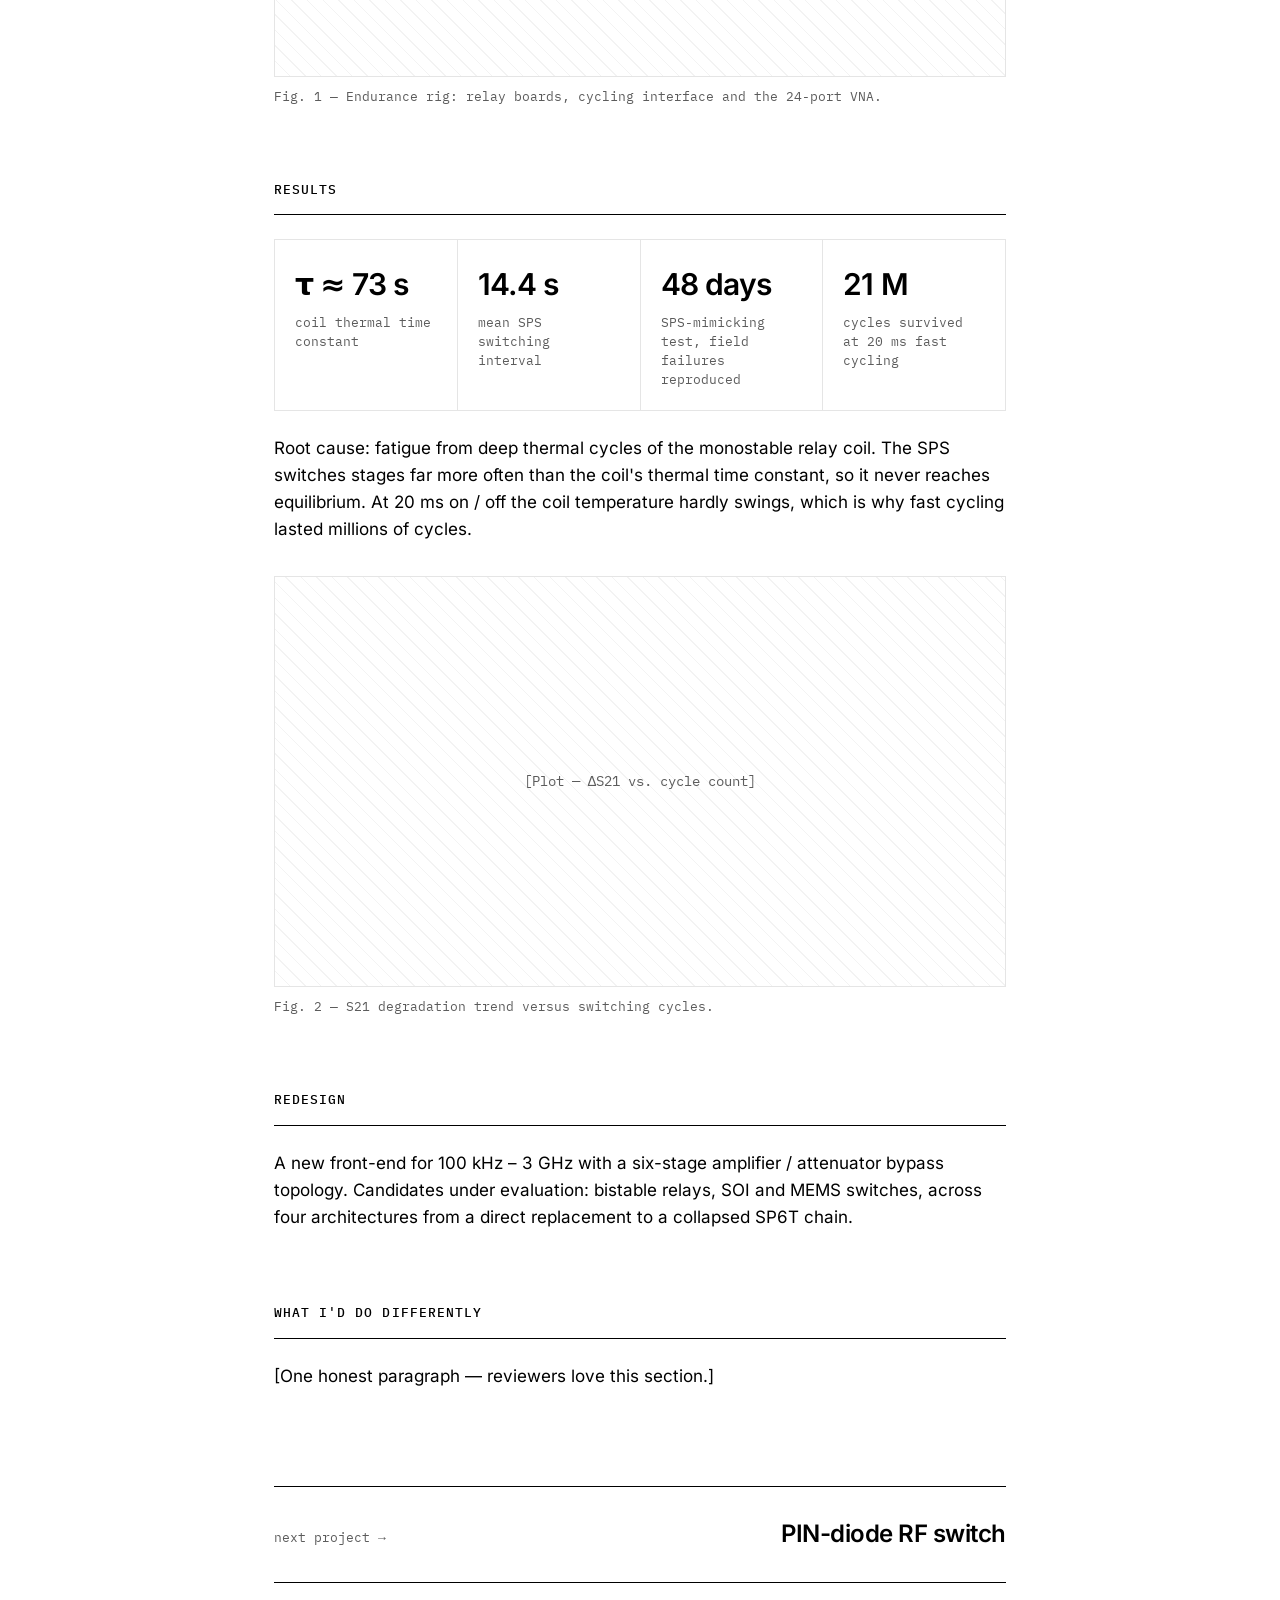
<file: projects/puafe-front-end.html>
<!doctype html>
<html lang="en">
<head>
  <meta charset="utf-8">
  <meta name="viewport" content="width=device-width, initial-scale=1">
  <title>Pick-up analog front-end — Jakub [Priezvisko]</title>
  <meta name="description" content="Root-causing early relay failures in an accelerator pick-up front-end and redesigning the board.">
  <meta name="theme-color" content="#000000">
  <link rel="icon" href="../assets/img/favicon.svg" type="image/svg+xml">
  <link rel="stylesheet" href="../assets/css/style.css">
</head>
<body>
<a class="skip-link" href="#main">Skip to content</a>
<header class="topbar">
  <a class="topbar__home" href="../index.html"><span class="dot" aria-hidden="true"></span>jakub [priezvisko]</a>
  <a href="../index.html#projects">← all projects</a>
</header>

<main id="main" class="article">
  <p class="article__kicker">project 01 · RF · test bench · CERN</p>
  <h1>Pick-up analog front‑end</h1>
  <p class="article__lead">Finding out why RF relays in the analog front-end of SPS beam pick-ups failed after only tens of thousands of cycles — and redesigning the board so they stop.</p>
  <dl class="meta">
    <div><dt>Role</dt><dd>[Your role]</dd></div>
    <div><dt>When</dt><dd>[20XX — now]</dd></div>
    <div><dt>Tools</dt><dd>R&amp;S ZNBT-8 VNA · Python / SCPI · Arduino · KiCad</dd></div>
    <div><dt>Status</dt><dd>Investigation done · redesign in progress</dd></div>
  </dl>

  <section>
    <h2>Context</h2>
    <p>The PUAFE boards condition signals from SPS beam pick-ups before they reach beam control. Each board switches amplifier and attenuator stages with RF relays so one chain covers everything from a pilot bunch to full intensity.</p>
    <p>In operation, failures clustered around 20 – 40 k cycles, with a large unit-to-unit spread.</p>
  </section>

  <section>
    <h2>Approach</h2>
    <ul class="bullets">
      <li>Built an automated endurance rig: Arduino-driven relay cycling, a 24-port VNA under Python / SCPI control and a Touchstone archive of every sweep.</li>
      <li>Ran four test campaigns: fast cycling, DC bias, RF power and an SPS-mimicking cycle (14.5 s on / off for 48 days).</li>
      <li>Correlated eight months of operational switch counts with field failures.</li>
      <li>Cross-checked failed relays with micro-tomography.</li>
    </ul>
    <figure class="figure">
      <!-- Replace with: <img src="../assets/img/....webp" alt="..." width="1600" height="900" loading="lazy"> -->
      <div class="placeholder">[Photo — relay endurance rig]</div>
      <figcaption>Fig. 1 — Endurance rig: relay boards, cycling interface and the 24-port VNA.</figcaption>
    </figure>
  </section>

  <section>
    <h2>Results</h2>
    <div class="results">
      <div><b>τ ≈ 73 s</b><span>coil thermal time constant</span></div>
      <div><b>14.4 s</b><span>mean SPS switching interval</span></div>
      <div><b>48 days</b><span>SPS-mimicking test, field failures reproduced</span></div>
      <div><b>21 M</b><span>cycles survived at 20 ms fast cycling</span></div>
    </div>
    <p>Root cause: fatigue from deep thermal cycles of the monostable relay coil. The SPS switches stages far more often than the coil's thermal time constant, so it never reaches equilibrium. At 20 ms on / off the coil temperature hardly swings, which is why fast cycling lasted millions of cycles.</p>
    <figure class="figure">
      <!-- Replace with: <img src="../assets/img/....webp" alt="..." width="1600" height="900" loading="lazy"> -->
      <div class="placeholder">[Plot — ΔS21 vs. cycle count]</div>
      <figcaption>Fig. 2 — S21 degradation trend versus switching cycles.</figcaption>
    </figure>
  </section>

  <section>
    <h2>Redesign</h2>
    <p>A new front-end for 100 kHz – 3 GHz with a six-stage amplifier / attenuator bypass topology. Candidates under evaluation: bistable relays, SOI and MEMS switches, across four architectures from a direct replacement to a collapsed SP6T chain.</p>
  </section>

  <section>
    <h2>What I'd do differently</h2>
    <p>[One honest paragraph — reviewers love this section.]</p>
  </section>

  <a class="next" href="pin-diode-switch.html">
    <span>next project →</span>
    <b>PIN-diode RF switch</b>
  </a>
</main>
</body>
</html>
</file>
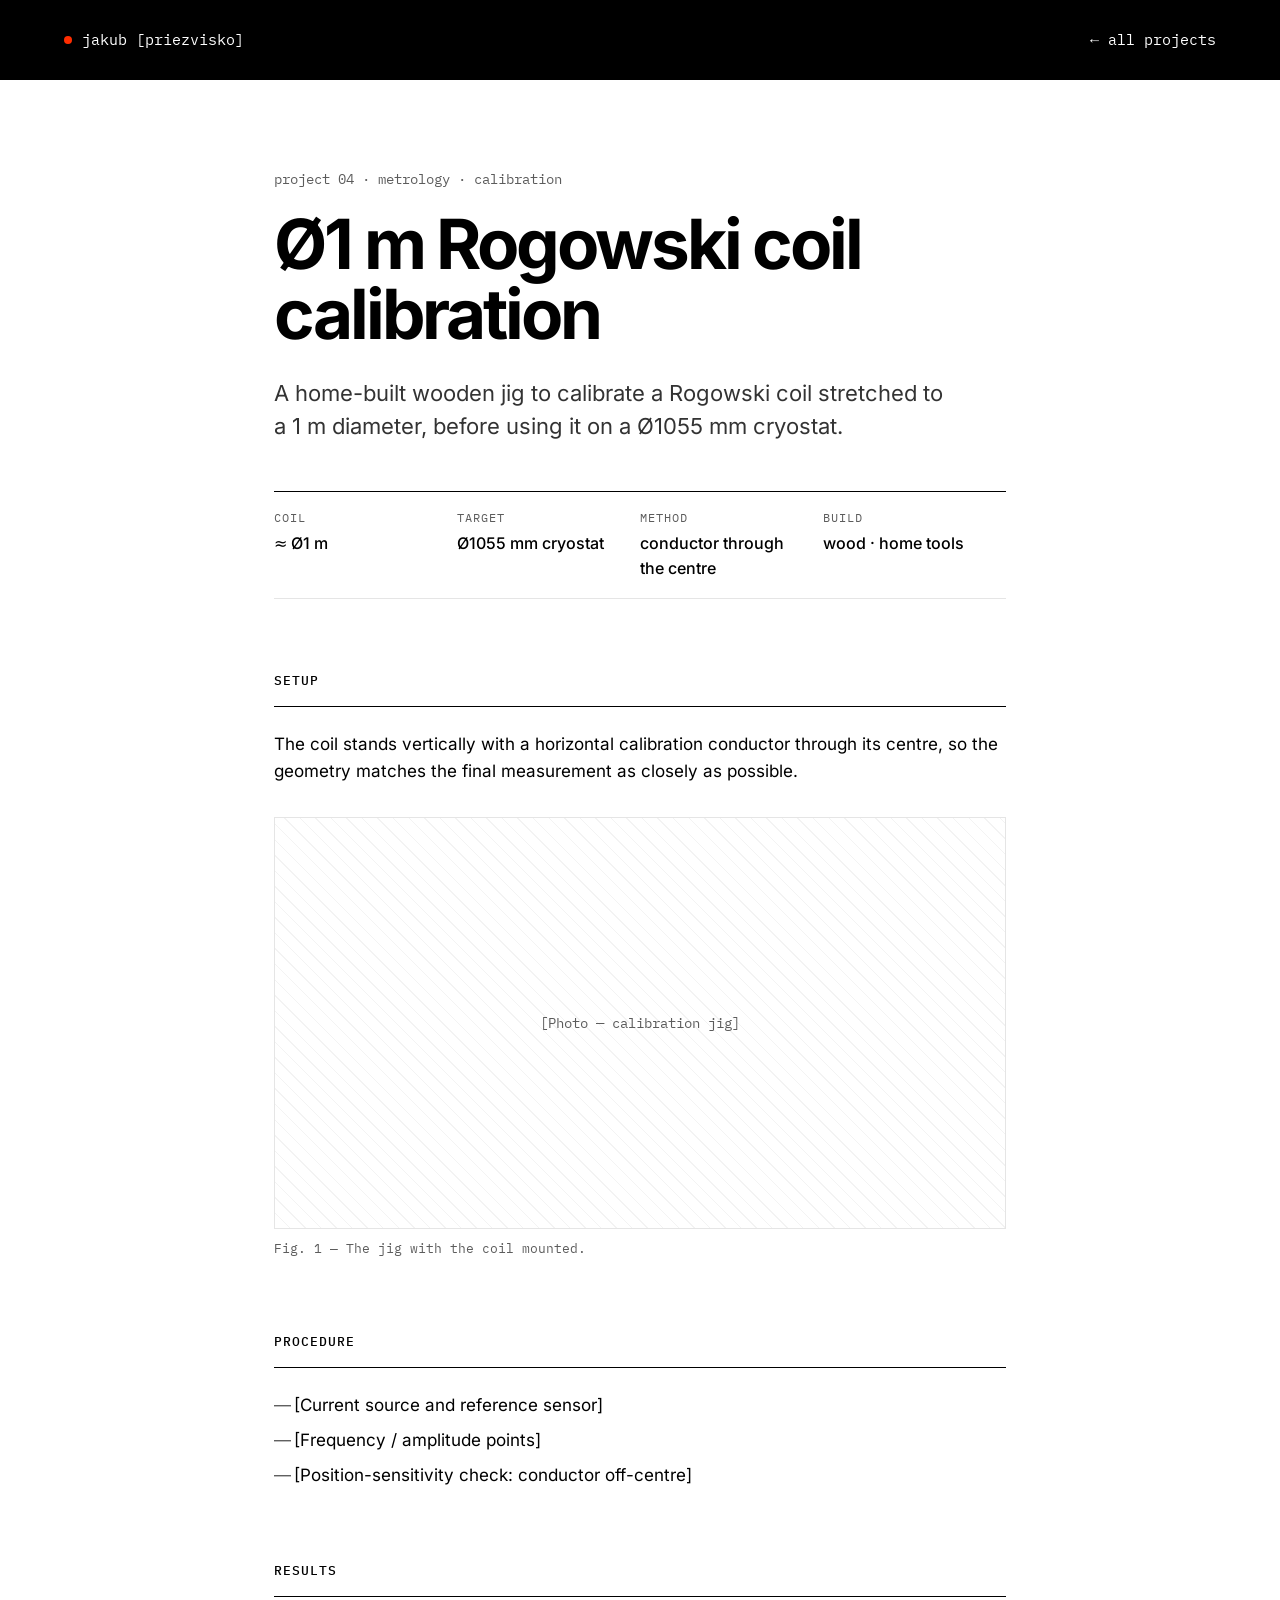
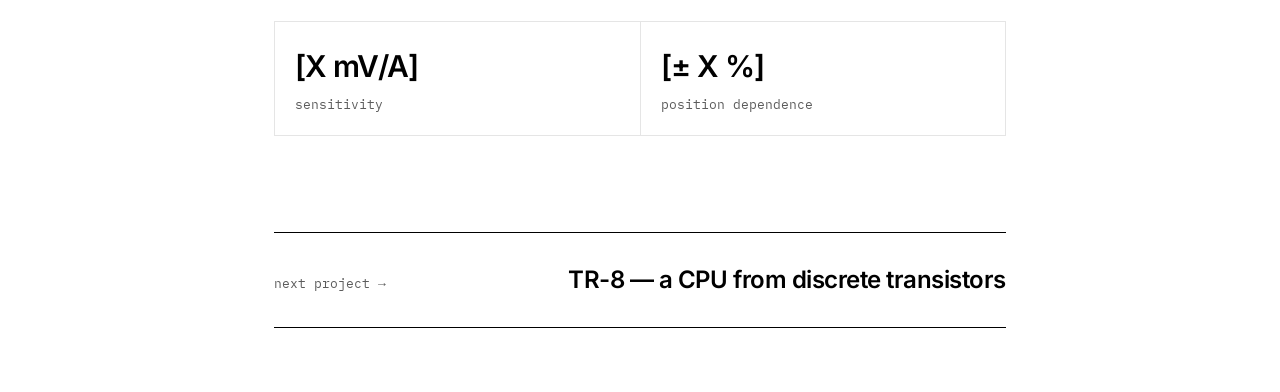
<file: projects/rogowski-calibration.html>
<!doctype html>
<html lang="en">
<head>
  <meta charset="utf-8">
  <meta name="viewport" content="width=device-width, initial-scale=1">
  <title>Ø1 m Rogowski coil calibration — Jakub [Priezvisko]</title>
  <meta name="description" content="Home-built jig to calibrate a 1 m diameter Rogowski coil before measurements on a Ø1055 mm cryostat.">
  <meta name="theme-color" content="#000000">
  <link rel="icon" href="../assets/img/favicon.svg" type="image/svg+xml">
  <link rel="stylesheet" href="../assets/css/style.css">
</head>
<body>
<a class="skip-link" href="#main">Skip to content</a>
<header class="topbar">
  <a class="topbar__home" href="../index.html"><span class="dot" aria-hidden="true"></span>jakub [priezvisko]</a>
  <a href="../index.html#projects">← all projects</a>
</header>

<main id="main" class="article">
  <p class="article__kicker">project 04 · metrology · calibration</p>
  <h1>Ø1 m Rogowski coil calibration</h1>
  <p class="article__lead">A home-built wooden jig to calibrate a Rogowski coil stretched to a 1 m diameter, before using it on a Ø1055 mm cryostat.</p>
  <dl class="meta">
    <div><dt>Coil</dt><dd>≈ Ø1 m</dd></div>
    <div><dt>Target</dt><dd>Ø1055 mm cryostat</dd></div>
    <div><dt>Method</dt><dd>conductor through the centre</dd></div>
    <div><dt>Build</dt><dd>wood · home tools</dd></div>
  </dl>

  <section>
    <h2>Setup</h2>
    <p>The coil stands vertically with a horizontal calibration conductor through its centre, so the geometry matches the final measurement as closely as possible.</p>
    <figure class="figure">
      <!-- Replace with: <img src="../assets/img/....webp" alt="..." width="1600" height="900" loading="lazy"> -->
      <div class="placeholder">[Photo — calibration jig]</div>
      <figcaption>Fig. 1 — The jig with the coil mounted.</figcaption>
    </figure>
  </section>

  <section>
    <h2>Procedure</h2>
    <ul class="bullets">
      <li>[Current source and reference sensor]</li>
      <li>[Frequency / amplitude points]</li>
      <li>[Position-sensitivity check: conductor off-centre]</li>
    </ul>
  </section>

  <section>
    <h2>Results</h2>
    <div class="results">
      <div><b>[X mV/A]</b><span>sensitivity</span></div>
      <div><b>[± X %]</b><span>position dependence</span></div>
    </div>
  </section>

  <a class="next" href="tr8-cpu.html">
    <span>next project →</span>
    <b>TR-8 — a CPU from discrete transistors</b>
  </a>
</main>
</body>
</html>
</file>
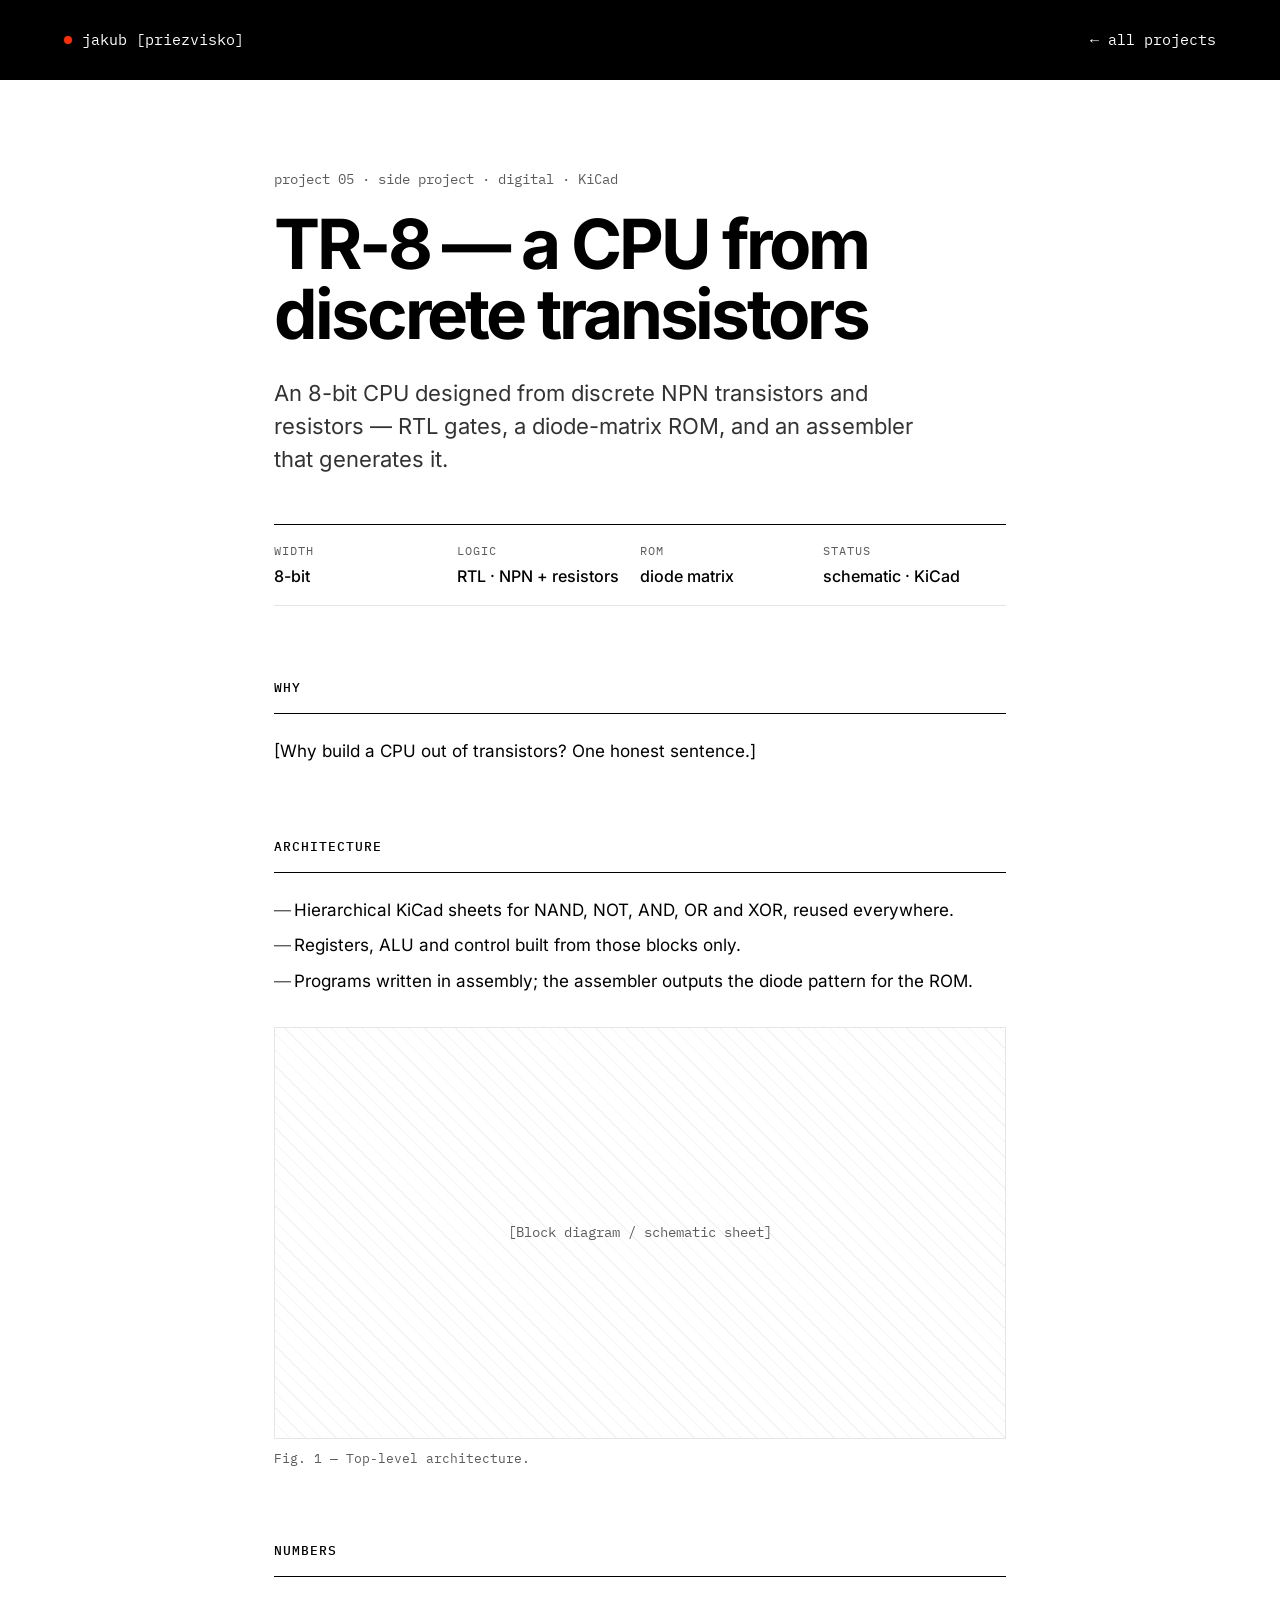
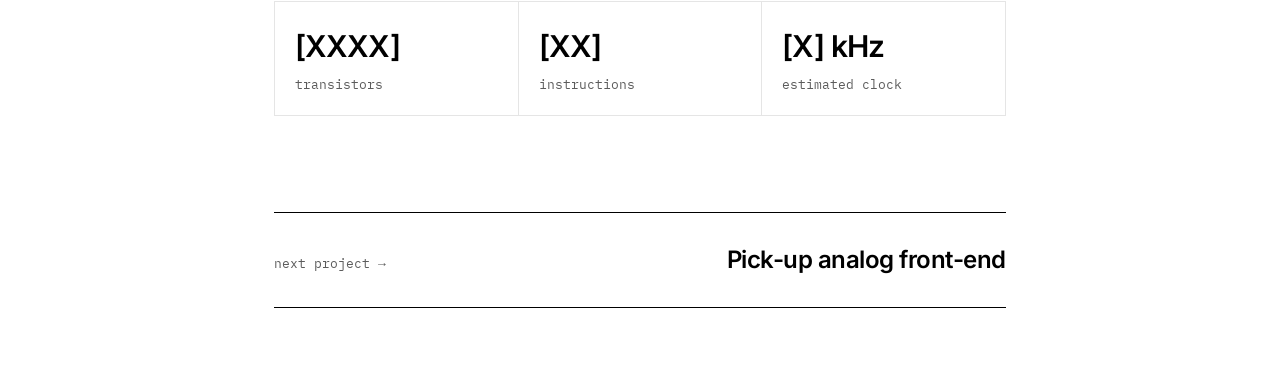
<file: projects/tr8-cpu.html>
<!doctype html>
<html lang="en">
<head>
  <meta charset="utf-8">
  <meta name="viewport" content="width=device-width, initial-scale=1">
  <title>TR-8 — a CPU from discrete transistors — Jakub [Priezvisko]</title>
  <meta name="description" content="8-bit CPU designed from discrete NPN transistors, RTL gates and a diode-matrix ROM generated by an assembler.">
  <meta name="theme-color" content="#000000">
  <link rel="icon" href="../assets/img/favicon.svg" type="image/svg+xml">
  <link rel="stylesheet" href="../assets/css/style.css">
</head>
<body>
<a class="skip-link" href="#main">Skip to content</a>
<header class="topbar">
  <a class="topbar__home" href="../index.html"><span class="dot" aria-hidden="true"></span>jakub [priezvisko]</a>
  <a href="../index.html#projects">← all projects</a>
</header>

<main id="main" class="article">
  <p class="article__kicker">project 05 · side project · digital · KiCad</p>
  <h1>TR-8 — a CPU from discrete transistors</h1>
  <p class="article__lead">An 8-bit CPU designed from discrete NPN transistors and resistors — RTL gates, a diode-matrix ROM, and an assembler that generates it.</p>
  <dl class="meta">
    <div><dt>Width</dt><dd>8-bit</dd></div>
    <div><dt>Logic</dt><dd>RTL · NPN + resistors</dd></div>
    <div><dt>ROM</dt><dd>diode matrix</dd></div>
    <div><dt>Status</dt><dd>schematic · KiCad</dd></div>
  </dl>

  <section>
    <h2>Why</h2>
    <p>[Why build a CPU out of transistors? One honest sentence.]</p>
  </section>

  <section>
    <h2>Architecture</h2>
    <ul class="bullets">
      <li>Hierarchical KiCad sheets for NAND, NOT, AND, OR and XOR, reused everywhere.</li>
      <li>Registers, ALU and control built from those blocks only.</li>
      <li>Programs written in assembly; the assembler outputs the diode pattern for the ROM.</li>
    </ul>
    <figure class="figure">
      <!-- Replace with: <img src="../assets/img/....webp" alt="..." width="1600" height="900" loading="lazy"> -->
      <div class="placeholder">[Block diagram / schematic sheet]</div>
      <figcaption>Fig. 1 — Top-level architecture.</figcaption>
    </figure>
  </section>

  <section>
    <h2>Numbers</h2>
    <div class="results">
      <div><b>[XXXX]</b><span>transistors</span></div>
      <div><b>[XX]</b><span>instructions</span></div>
      <div><b>[X] kHz</b><span>estimated clock</span></div>
    </div>
  </section>

  <a class="next" href="puafe-front-end.html">
    <span>next project →</span>
    <b>Pick-up analog front-end</b>
  </a>
</main>
</body>
</html>
</file>
<file: assets/css/style.css>
/* ==========================================================================
   Portfolio — style.css
   Plain CSS, no build step. Edit the variables below to restyle everything.
   ========================================================================== */

/* ---------- Fonts (self-hosted: no requests to Google, no cookie banner) -- */
@font-face {
  font-family: "Inter";
  src: url("../fonts/inter-latin-wght-normal.woff2") format("woff2");
  font-weight: 100 900; font-style: normal; font-display: swap;
  unicode-range: U+0000-00FF, U+0131, U+0152-0153, U+02BB-02BC, U+02C6, U+02DA, U+02DC, U+0304, U+0308, U+0329, U+2000-206F, U+20AC, U+2122, U+2191, U+2193, U+2212, U+2215, U+FEFF, U+FFFD;
}
@font-face {
  font-family: "Inter";
  src: url("../fonts/inter-latin-ext-wght-normal.woff2") format("woff2");
  font-weight: 100 900; font-style: normal; font-display: swap;
  unicode-range: U+0100-02BA, U+02BD-02C5, U+02C7-02CC, U+02CE-02D7, U+02DD-02FF, U+0304, U+0308, U+0329, U+1D00-1DBF, U+1E00-1E9F, U+1EF2-1EFF, U+2020, U+20A0-20AB, U+20AD-20C0, U+2113, U+2C60-2C7F, U+A720-A7FF;
}
@font-face {
  font-family: "IBM Plex Mono";
  src: url("../fonts/ibm-plex-mono-latin-400-normal.woff2") format("woff2");
  font-weight: 400; font-style: normal; font-display: swap;
  unicode-range: U+0000-00FF, U+0131, U+0152-0153, U+02BB-02BC, U+02C6, U+02DA, U+02DC, U+0304, U+0308, U+0329, U+2000-206F, U+20AC, U+2122, U+2191, U+2193, U+2212, U+2215, U+FEFF, U+FFFD;
}
@font-face {
  font-family: "IBM Plex Mono";
  src: url("../fonts/ibm-plex-mono-latin-ext-400-normal.woff2") format("woff2");
  font-weight: 400; font-style: normal; font-display: swap;
  unicode-range: U+0100-02BA, U+02BD-02C5, U+02C7-02CC, U+02CE-02D7, U+02DD-02FF, U+0304, U+0308, U+0329, U+1D00-1DBF, U+1E00-1E9F, U+1EF2-1EFF, U+2020, U+20A0-20AB, U+20AD-20C0, U+2113, U+2C60-2C7F, U+A720-A7FF;
}
@font-face {
  font-family: "IBM Plex Mono";
  src: url("../fonts/ibm-plex-mono-latin-500-normal.woff2") format("woff2");
  font-weight: 500; font-style: normal; font-display: swap;
  unicode-range: U+0000-00FF, U+0131, U+0152-0153, U+02BB-02BC, U+02C6, U+02DA, U+02DC, U+0304, U+0308, U+0329, U+2000-206F, U+20AC, U+2122, U+2191, U+2193, U+2212, U+2215, U+FEFF, U+FFFD;
}
@font-face {
  font-family: "IBM Plex Mono";
  src: url("../fonts/ibm-plex-mono-latin-ext-500-normal.woff2") format("woff2");
  font-weight: 500; font-style: normal; font-display: swap;
  unicode-range: U+0100-02BA, U+02BD-02C5, U+02C7-02CC, U+02CE-02D7, U+02DD-02FF, U+0304, U+0308, U+0329, U+1D00-1DBF, U+1E00-1E9F, U+1EF2-1EFF, U+2020, U+20A0-20AB, U+20AD-20C0, U+2113, U+2C60-2C7F, U+A720-A7FF;
}

/* ---------- Design tokens ------------------------------------------------ */
:root {
  --paper: #ffffff;        /* content background            */
  --ink: #000000;          /* main text                     */
  --muted: #5c5c5c;        /* secondary text (6.7:1 on white) */
  --line: #e5e5e5;         /* hairlines                     */

  --panel: #000000;        /* left panel — try #1a2bff or #e62200 */
  --panel-ink: #ffffff;
  --panel-muted: #a3a3a3;

  --accent: #ff2d00;       /* dot, pulse, focus, hovers     */

  --sans: "Inter", system-ui, -apple-system, "Segoe UI", Roboto, sans-serif;
  --mono: "IBM Plex Mono", ui-monospace, "SFMono-Regular", Menlo, Consolas, monospace;

  --gutter: clamp(24px, 5vw, 80px);
}

/* ---------- Base --------------------------------------------------------- */
*, *::before, *::after { box-sizing: border-box; }
html { -webkit-text-size-adjust: 100%; scroll-behavior: smooth; }
body {
  margin: 0;
  background: var(--paper);
  color: var(--ink);
  font-family: var(--sans);
  font-size: 17px;
  line-height: 1.6;
  font-feature-settings: "ss01", "cv11"; /* Inter: open digits, single-storey a */
  -webkit-font-smoothing: antialiased;
}
img, svg { display: block; max-width: 100%; height: auto; }
a { color: inherit; text-decoration: none; }
a:hover { color: var(--accent); }
:focus-visible { outline: 2px solid var(--accent); outline-offset: 3px; }
h1, h2, h3, p, ul, dl, dd, figure { margin: 0; }
ul { padding: 0; list-style: none; }

.mono { font-family: var(--mono); }
.muted { color: var(--muted); }
.visually-hidden {
  position: absolute !important; width: 1px; height: 1px; overflow: hidden;
  clip: rect(0 0 0 0); white-space: nowrap;
}
.skip-link {
  position: absolute; left: 16px; top: -100px; z-index: 10;
  background: var(--accent); color: #000; padding: 10px 16px; font-family: var(--mono);
}
.skip-link:focus { top: 16px; }

/* ---------- Layout: black panel | white content ------------------------- */
.layout { min-height: 100vh; }

@media (min-width: 960px) {
  .layout {
    display: grid;
    grid-template-columns: minmax(360px, 38%) 1fr;
  }
  .panel {
    position: sticky; top: 0;
    height: 100vh; height: 100dvh;
    overflow-y: auto;
  }
}

/* ---------- Panel -------------------------------------------------------- */
.panel {
  background: var(--panel);
  color: var(--panel-ink);
  padding: 48px var(--gutter) 40px;
  display: flex; flex-direction: column; justify-content: space-between; gap: 56px;
}
.panel a:hover { color: var(--accent); }

.panel__kicker {
  font-family: var(--mono); font-size: 14px; color: var(--panel-muted);
  display: flex; align-items: center; gap: 10px; margin-bottom: 28px;
}
.dot { width: 8px; height: 8px; border-radius: 50%; background: var(--accent); flex: none; }

.panel__name {
  font-size: clamp(52px, 5.6vw, 92px);
  font-weight: 800; line-height: 0.92; letter-spacing: -0.05em;
}
.panel__role {
  margin-top: 28px; font-size: 20px; font-weight: 500; line-height: 1.4;
}
.panel__role span { color: var(--panel-muted); font-weight: 400; }

.panel__nav { display: flex; flex-direction: column; font-family: var(--mono); font-size: 15px; }
.panel__nav a { display: flex; gap: 16px; padding: 7px 0; color: var(--panel-ink); }
.panel__nav a span { color: var(--panel-muted); }
.panel__nav a:hover, .panel__nav a:hover span { color: var(--accent); }

.pulse { width: 100%; height: 72px; color: var(--accent); }
.pulse path {
  fill: none; stroke: currentColor; stroke-width: 1.5;
  vector-effect: non-scaling-stroke; stroke-linejoin: round;
  stroke-dasharray: 1; stroke-dashoffset: 1;
  animation: draw 1.6s cubic-bezier(.6,0,.2,1) .2s forwards;
}
@keyframes draw { to { stroke-dashoffset: 0; } }
@media (prefers-reduced-motion: reduce) {
  .pulse path { animation: none; stroke-dashoffset: 0; }
  html { scroll-behavior: auto; }
}

.panel__links { display: flex; flex-wrap: wrap; gap: 4px 24px; font-family: var(--mono); font-size: 15px; }
.panel__links a { padding: 8px 0; }

/* ---------- Content ------------------------------------------------------ */
.content {
  padding: 96px var(--gutter) 48px;
  max-width: 880px;
  display: flex; flex-direction: column; gap: 112px;
}

.statement {
  font-size: clamp(28px, 3.1vw, 44px);
  font-weight: 500; line-height: 1.15; letter-spacing: -0.03em;
}
.statement .muted { color: var(--muted); }

.facts {
  margin-top: 40px;
  display: flex; flex-wrap: wrap; gap: 8px 32px;
  font-family: var(--mono); font-size: 14px; color: var(--muted);
}
.facts b { color: var(--ink); font-weight: 500; }

/* Section label, e.g. "02 — Experience" */
.label {
  display: flex; justify-content: space-between; align-items: baseline; gap: 16px;
  padding-bottom: 16px; margin-bottom: 8px;
  border-bottom: 1px solid var(--ink);
  font-family: var(--mono); font-size: 13px; font-weight: 500;
  text-transform: uppercase; letter-spacing: 0.08em;
}
.label small { font-size: 13px; color: var(--muted); font-weight: 400; text-transform: none; letter-spacing: 0; }

/* ---------- Entries (experience, education) ------------------------------ */
.entry {
  display: grid; grid-template-columns: 150px 1fr; gap: 6px 32px;
  padding: 28px 0; border-bottom: 1px solid var(--line);
}
.entry__when { font-family: var(--mono); font-size: 14px; color: var(--muted); padding-top: 3px; }
.entry__title { font-size: 21px; font-weight: 600; letter-spacing: -0.015em; line-height: 1.3; }
.entry__org { color: var(--muted); font-size: 16px; margin-top: 2px; }
.entry__body { margin-top: 12px; display: flex; flex-direction: column; gap: 6px; font-size: 16px; }
.entry__body li { padding-left: 20px; position: relative; }
.entry__body li::before { content: "—"; position: absolute; left: 0; color: var(--muted); }

/* ---------- Project list ------------------------------------------------- */
.project {
  display: grid; grid-template-columns: 40px 1fr auto; gap: 4px 24px; align-items: baseline;
  padding: 26px 0; border-bottom: 1px solid var(--line);
}
.project__num { font-family: var(--mono); font-size: 14px; color: var(--muted); }
.project__title { font-size: 23px; font-weight: 600; letter-spacing: -0.02em; line-height: 1.25; }
.project__desc { grid-column: 2; color: var(--muted); font-size: 16px; }
.project__tags { grid-column: 2; font-family: var(--mono); font-size: 13px; color: var(--muted); margin-top: 6px; }
.project__arrow { grid-column: 3; grid-row: 1; font-size: 20px; transition: transform .2s; }
.project:hover .project__arrow { transform: translateX(4px); }
.project:hover .project__title { color: var(--accent); }

/* ---------- Skills ------------------------------------------------------- */
.skills { display: grid; grid-template-columns: 150px 1fr; }
.skills dt, .skills dd { padding: 18px 0; border-bottom: 1px solid var(--line); }
.skills dt { font-family: var(--mono); font-size: 14px; color: var(--muted); padding-top: 21px; }
.skills dd { font-size: 17px; }

/* ---------- Contact ------------------------------------------------------ */
.contact__mail {
  display: inline-block; margin-top: 32px;
  font-size: clamp(28px, 3.6vw, 48px); font-weight: 500; letter-spacing: -0.03em;
  border-bottom: 2px solid currentColor; padding-bottom: 2px; word-break: break-word;
}
.contact__links { margin-top: 32px; display: flex; flex-wrap: wrap; gap: 4px 28px; font-family: var(--mono); font-size: 15px; }
.contact__links a { padding: 8px 0; }

.footer {
  display: flex; flex-wrap: wrap; justify-content: space-between; gap: 8px 24px;
  padding-top: 24px; border-top: 1px solid var(--line);
  font-family: var(--mono); font-size: 13px; color: var(--muted);
}

/* ---------- Project detail pages ---------------------------------------- */
.topbar {
  background: var(--panel); color: var(--panel-ink);
  display: flex; flex-wrap: wrap; justify-content: space-between; align-items: center; gap: 8px 24px;
  padding: 20px var(--gutter);
  font-family: var(--mono); font-size: 15px;
}
.topbar a { padding: 8px 0; }
.topbar a:hover { color: var(--accent); }
.topbar__home { display: flex; align-items: center; gap: 10px; }

.article { max-width: 860px; margin: 0 auto; padding: 88px var(--gutter) 64px; }
.article__kicker { font-family: var(--mono); font-size: 14px; color: var(--muted); margin-bottom: 20px; }
.article h1 {
  font-size: clamp(40px, 5.4vw, 72px); font-weight: 700; line-height: 1; letter-spacing: -0.045em;
}
.article__lead { margin-top: 28px; font-size: 22px; line-height: 1.5; color: #333333; max-width: 680px; }

.meta {
  margin: 48px 0 0; display: grid; grid-template-columns: repeat(auto-fit, minmax(160px, 1fr));
  border-top: 1px solid var(--ink); border-bottom: 1px solid var(--line);
}
.meta div { padding: 16px 16px 16px 0; }
.meta dt { font-family: var(--mono); font-size: 12px; text-transform: uppercase; letter-spacing: .08em; color: var(--muted); }
.meta dd { margin-top: 4px; font-size: 16px; font-weight: 500; }

.article section { margin-top: 72px; }
.article h2 {
  font-family: var(--mono); font-size: 13px; font-weight: 500; text-transform: uppercase; letter-spacing: .08em;
  padding-bottom: 14px; margin-bottom: 24px; border-bottom: 1px solid var(--ink);
}
.article p + p { margin-top: 16px; }
.article ul.bullets { display: flex; flex-direction: column; gap: 8px; }
.article ul.bullets li { padding-left: 20px; position: relative; }
.article ul.bullets li::before { content: "—"; position: absolute; left: 0; color: var(--muted); }
.article a.inline { border-bottom: 1px solid currentColor; }

.figure { margin-top: 32px; }
.figure img { width: 100%; border: 1px solid var(--line); }
.figure figcaption { margin-top: 10px; font-family: var(--mono); font-size: 13px; color: var(--muted); }
.placeholder {
  aspect-ratio: 16 / 9; display: grid; place-items: center;
  border: 1px solid var(--line);
  background: repeating-linear-gradient(45deg, #fff 0 10px, #f3f3f3 10px 11px);
  font-family: var(--mono); font-size: 14px; color: var(--muted);
}

.results {
  display: grid; grid-template-columns: repeat(auto-fit, minmax(150px, 1fr));
  border-top: 1px solid var(--line); border-left: 1px solid var(--line);
}
.results div { padding: 20px; border-right: 1px solid var(--line); border-bottom: 1px solid var(--line); }
.results + p { margin-top: 24px; }
.results b { display: block; font-size: 30px; font-weight: 600; letter-spacing: -0.03em; }
.results span { display: block; margin-top: 6px; line-height: 1.45; font-family: var(--mono); font-size: 13px; color: var(--muted); }

.next {
  display: flex; justify-content: space-between; align-items: baseline; gap: 16px;
  margin-top: 96px; padding: 28px 0; border-top: 1px solid var(--ink); border-bottom: 1px solid var(--ink);
}
.next span { font-family: var(--mono); font-size: 13px; color: var(--muted); }
.next b { font-size: 24px; font-weight: 600; letter-spacing: -0.02em; }

/* ---------- Small screens ------------------------------------------------ */
@media (max-width: 959px) {
  .panel { gap: 40px; padding-top: 40px; }
  .panel__nav { display: none; }
  .content { padding-top: 72px; gap: 88px; }
}
@media (max-width: 600px) {
  body { font-size: 16px; }
  .entry, .skills { grid-template-columns: 1fr; }
  .entry { gap: 4px; }
  .skills dt { border-bottom: 0; padding-bottom: 0; }
  .skills dd { padding-top: 4px; }
  .project { grid-template-columns: 32px 1fr auto; gap: 4px 12px; }
  .project__title { font-size: 20px; }
}

/* ---------- Print: the page doubles as a one-file CV (Ctrl+P → PDF) ------ */
@page { size: A4; margin: 15mm 16mm; }
@media print {
  :root { --muted: #444444; --line: #cccccc; }
  body { font-size: 10pt; line-height: 1.45; }
  .layout { display: block; }
  .panel {
    position: static; height: auto; background: none; color: #000;
    padding: 0 0 12pt; gap: 8pt; border-bottom: 1.5pt solid #000;
  }
  .panel__kicker { color: #444; margin-bottom: 6pt; }
  .panel__name { font-size: 30pt; }
  .panel__role { margin-top: 6pt; font-size: 12pt; }
  .panel__role span { color: #444; }
  .panel__nav, .pulse, .skip-link, .no-print, .project__arrow { display: none !important; }
  .panel__links { font-size: 9pt; color: #000; }
  .panel__links a::after { content: " " attr(data-print); color: #444; }
  .content { padding: 14pt 0 0; max-width: none; gap: 18pt; }
  .statement { font-size: 13pt; letter-spacing: -0.01em; }
  .facts { margin-top: 8pt; font-size: 9pt; }
  .label { font-size: 9pt; padding-bottom: 4pt; }
  .entry, .project { padding: 7pt 0; break-inside: avoid; }
  .entry { grid-template-columns: 95pt 1fr; }
  .entry__title, .project__title { font-size: 11.5pt; }
  .entry__org, .entry__body, .project__desc { font-size: 10pt; }
  .entry__body { margin-top: 3pt; gap: 1pt; }
  .entry__when, .project__num, .project__tags { font-size: 8.5pt; }
  .skills { grid-template-columns: 95pt 1fr; }
  .skills dt, .skills dd { padding: 5pt 0; font-size: 10pt; }
  .skills dt { font-size: 8.5pt; padding-top: 6.5pt; }
  .contact__mail { font-size: 14pt; margin-top: 8pt; border: 0; }
  .contact__links { margin-top: 6pt; font-size: 9pt; }
  a:hover { color: inherit; }
}
</file>
